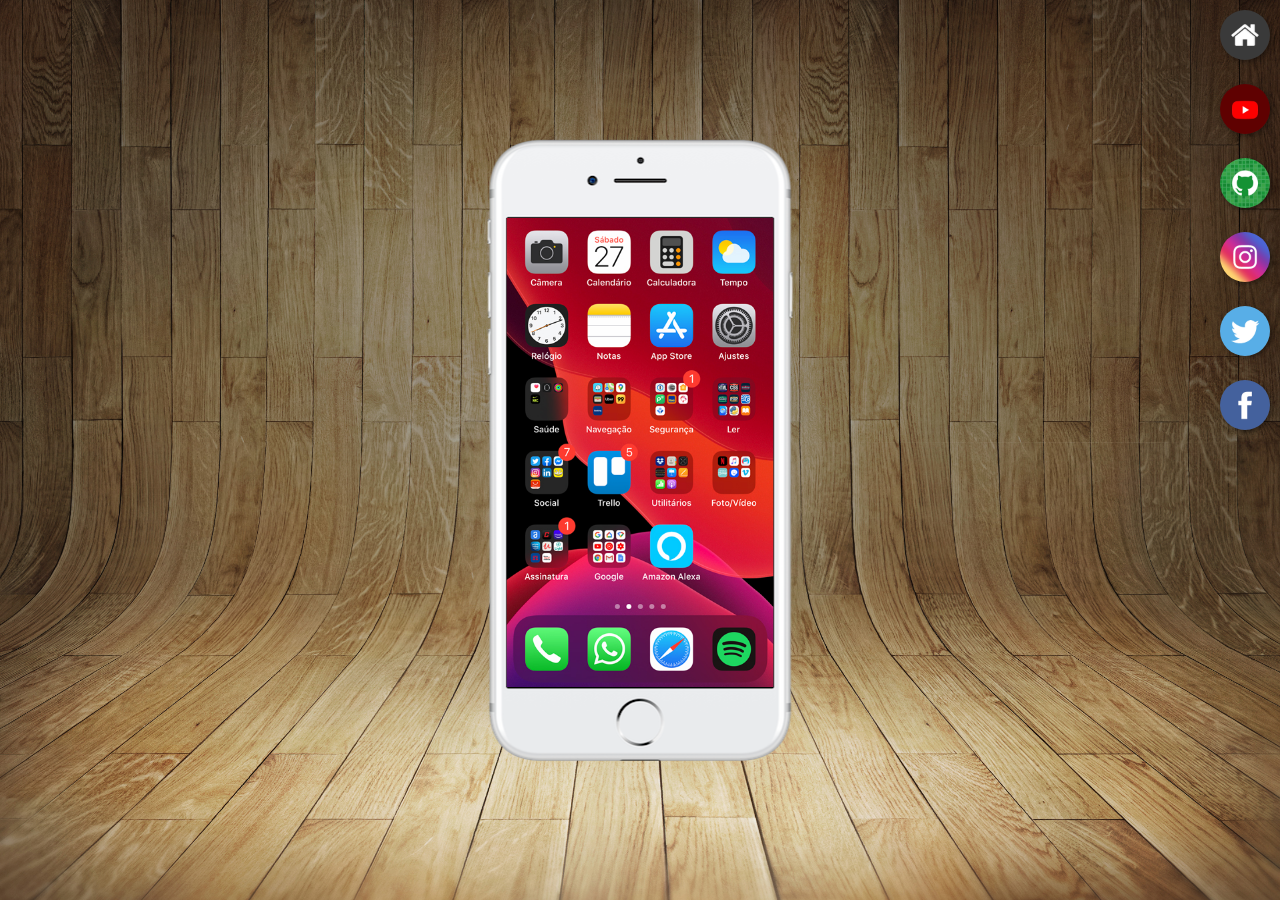
<file: index.html>
<!DOCTYPE html>
<html lang="pt-br">
<head>
    <meta charset="UTF-8">
    <meta http-equiv="X-UA-Compatible" content="IE=edge">
    <meta name="viewport" content="width=device-width, initial-scale=1.0">
    <link rel="shortcut icon" href="favicon.ico" type="image/x-icon">
    <title>Projeto Redes Sociais</title>
    <link href="estilos/style.css" rel="stylesheet" >
</head>
<body>
    <main>
        <section id="telefone">
            <iframe src="home.html" name="tela" id="tela" frameborder="0"></iframe>
           

        </section>
        <section id="redes-sociais">
            <a href="home.html" target="tela"><img src="imagens/logo-home.jpg" alt="Home"></a><br>

            <a href="youtube.html" target="tela"><img src="imagens/logo-youtube.jpg" alt="Youtube"></a><br>

            <a href="github.html" target="tela"><img src="imagens/logo-github.jpg" alt="GitHub"></a><br>

            <a href="instagram.html" target="tela"><img src="imagens/logo-instagram.jpg" alt="Instagram"></a><br>

            <a href="twitter.html" target="tela"><img src="imagens/logo-twitter.jpg" alt="Twitter"></a><br>

            <a href="facebook.html" target="tela"><img src="imagens/logo-facebook.jpg" alt="Facebook"></a>
        </section>
    </main>
</body>
</file>
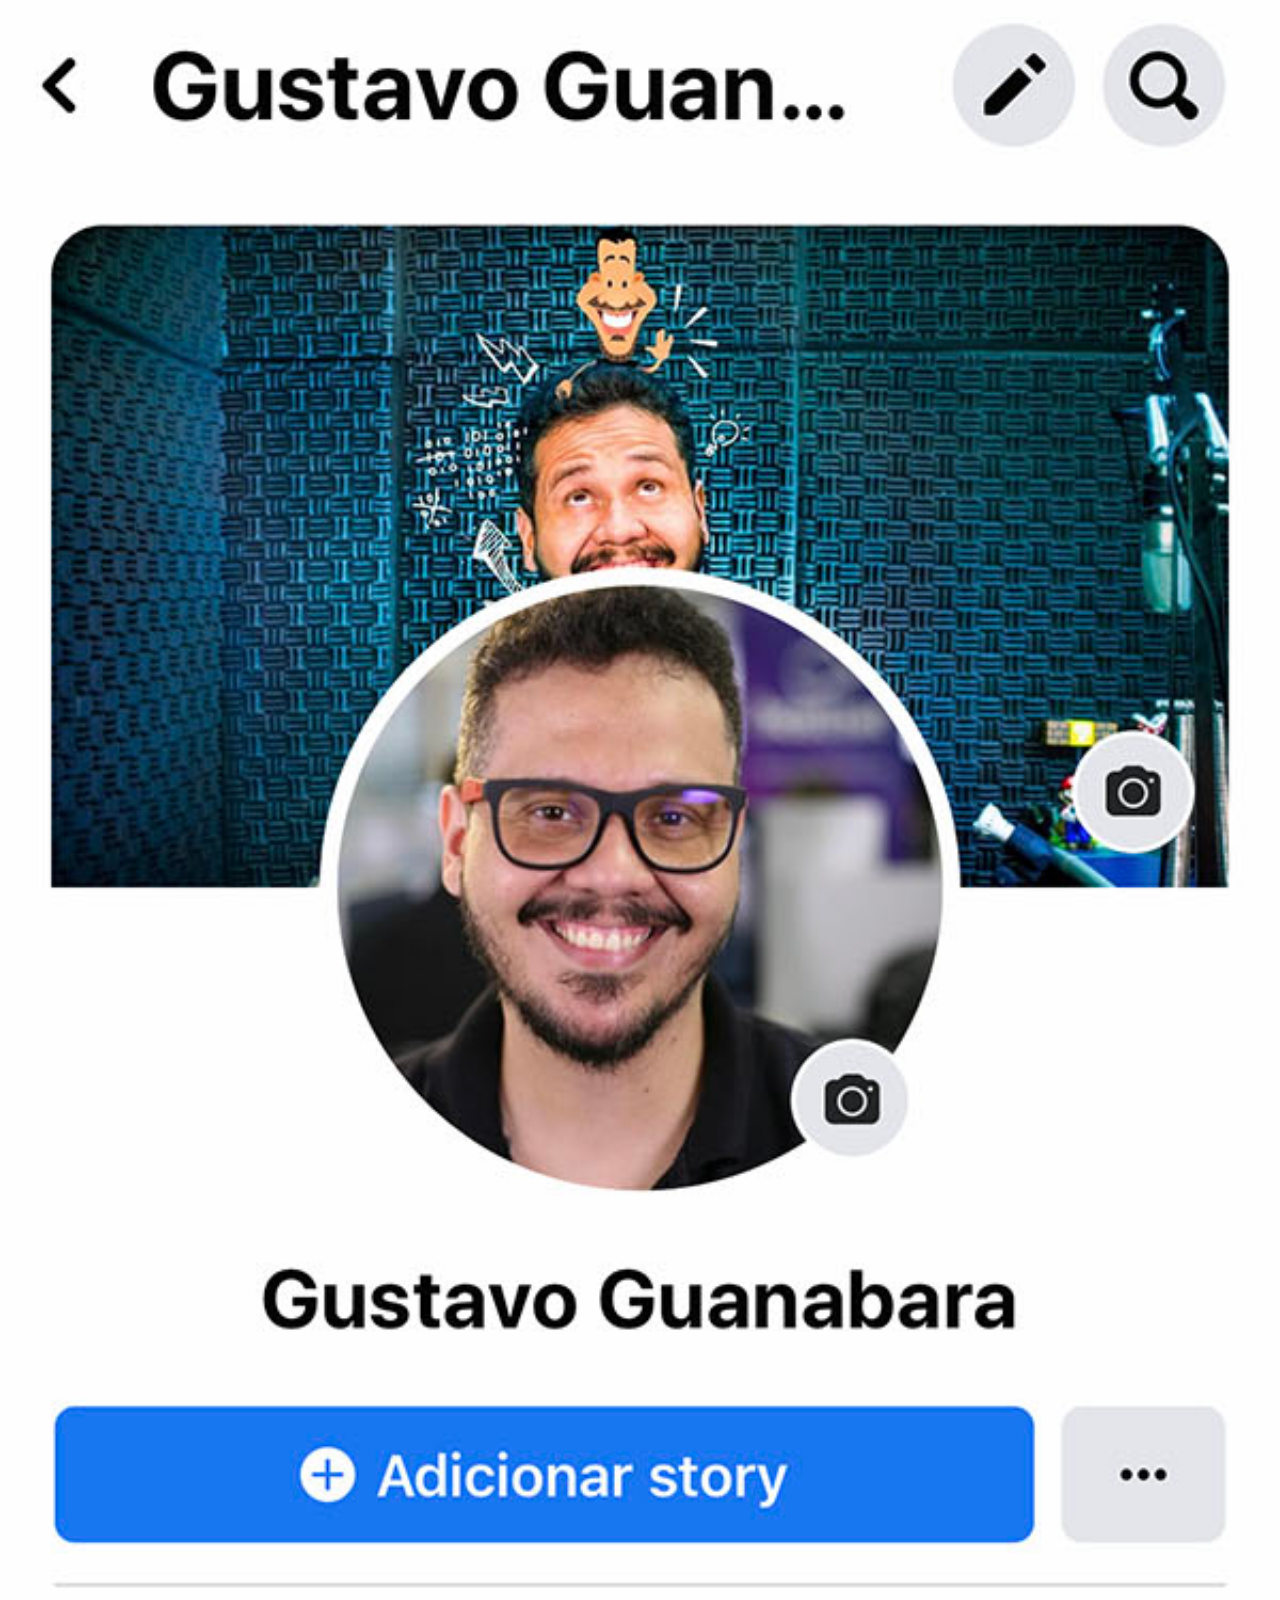
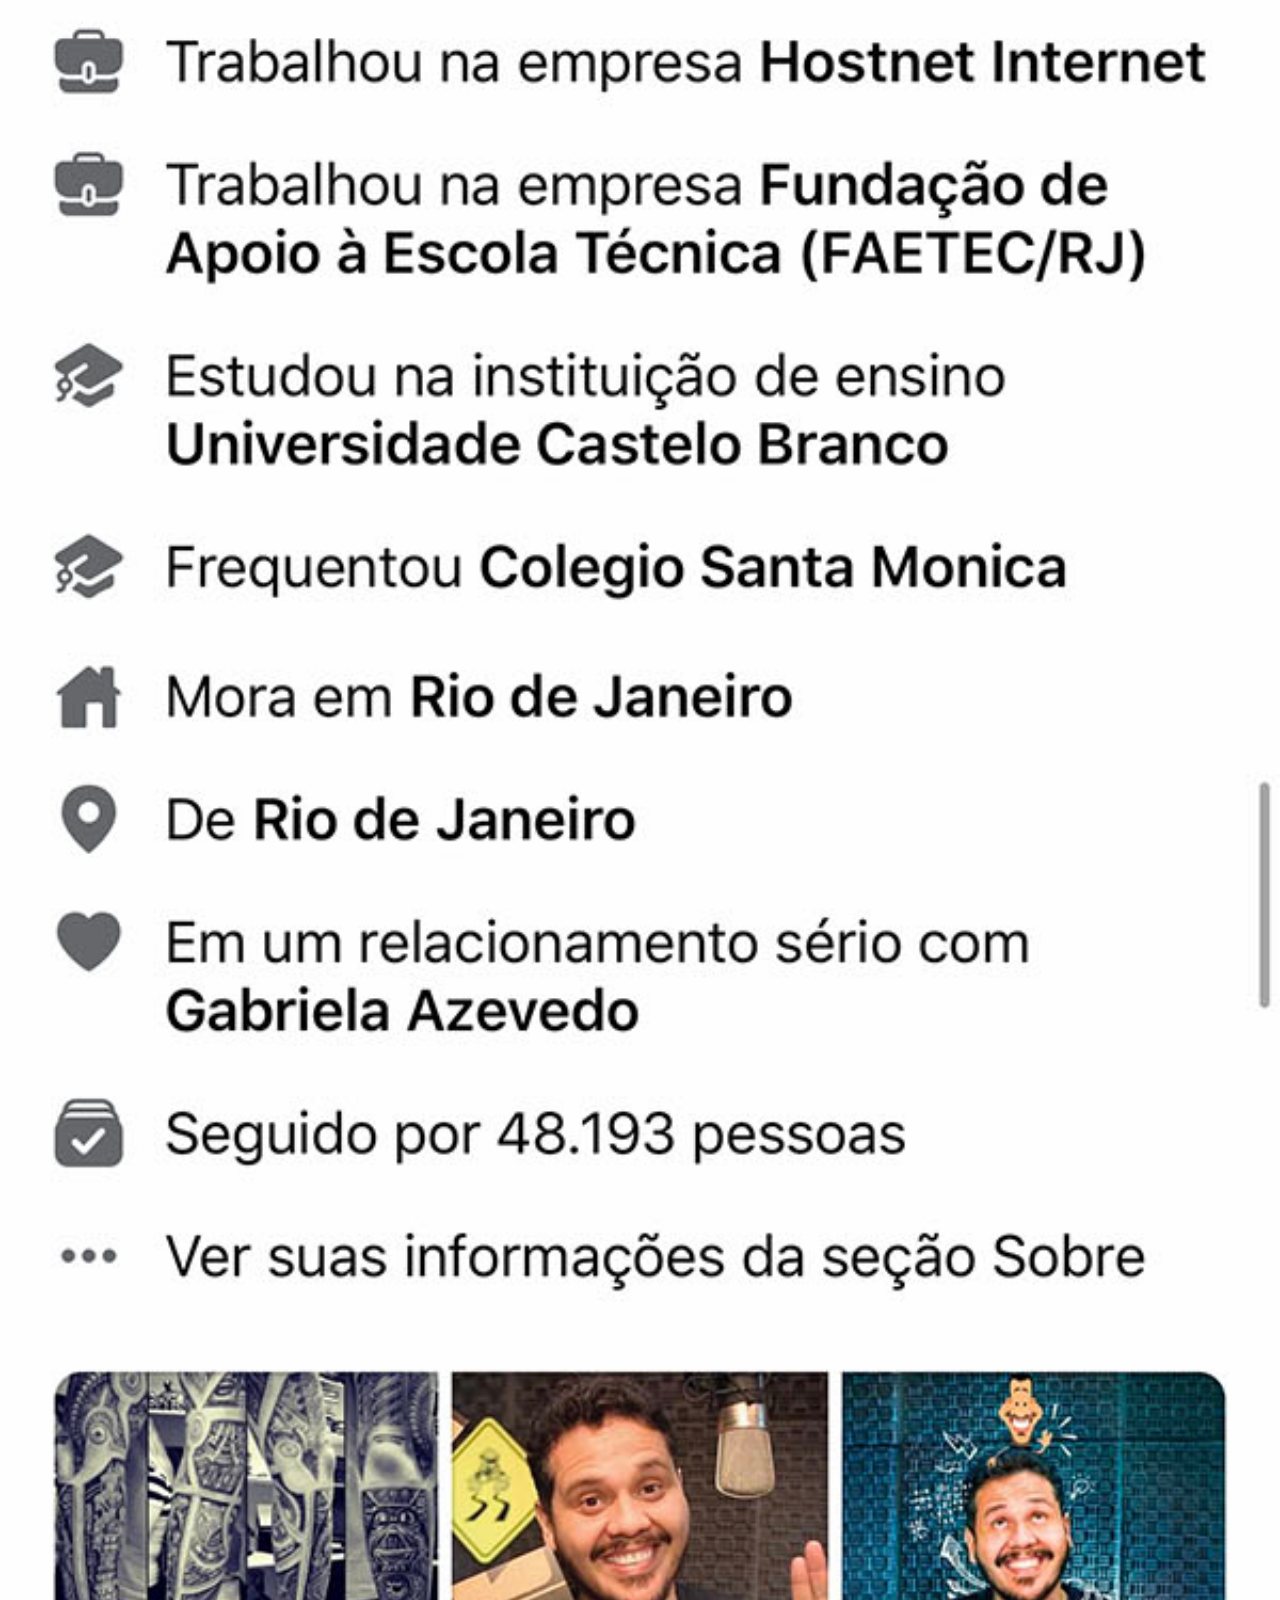
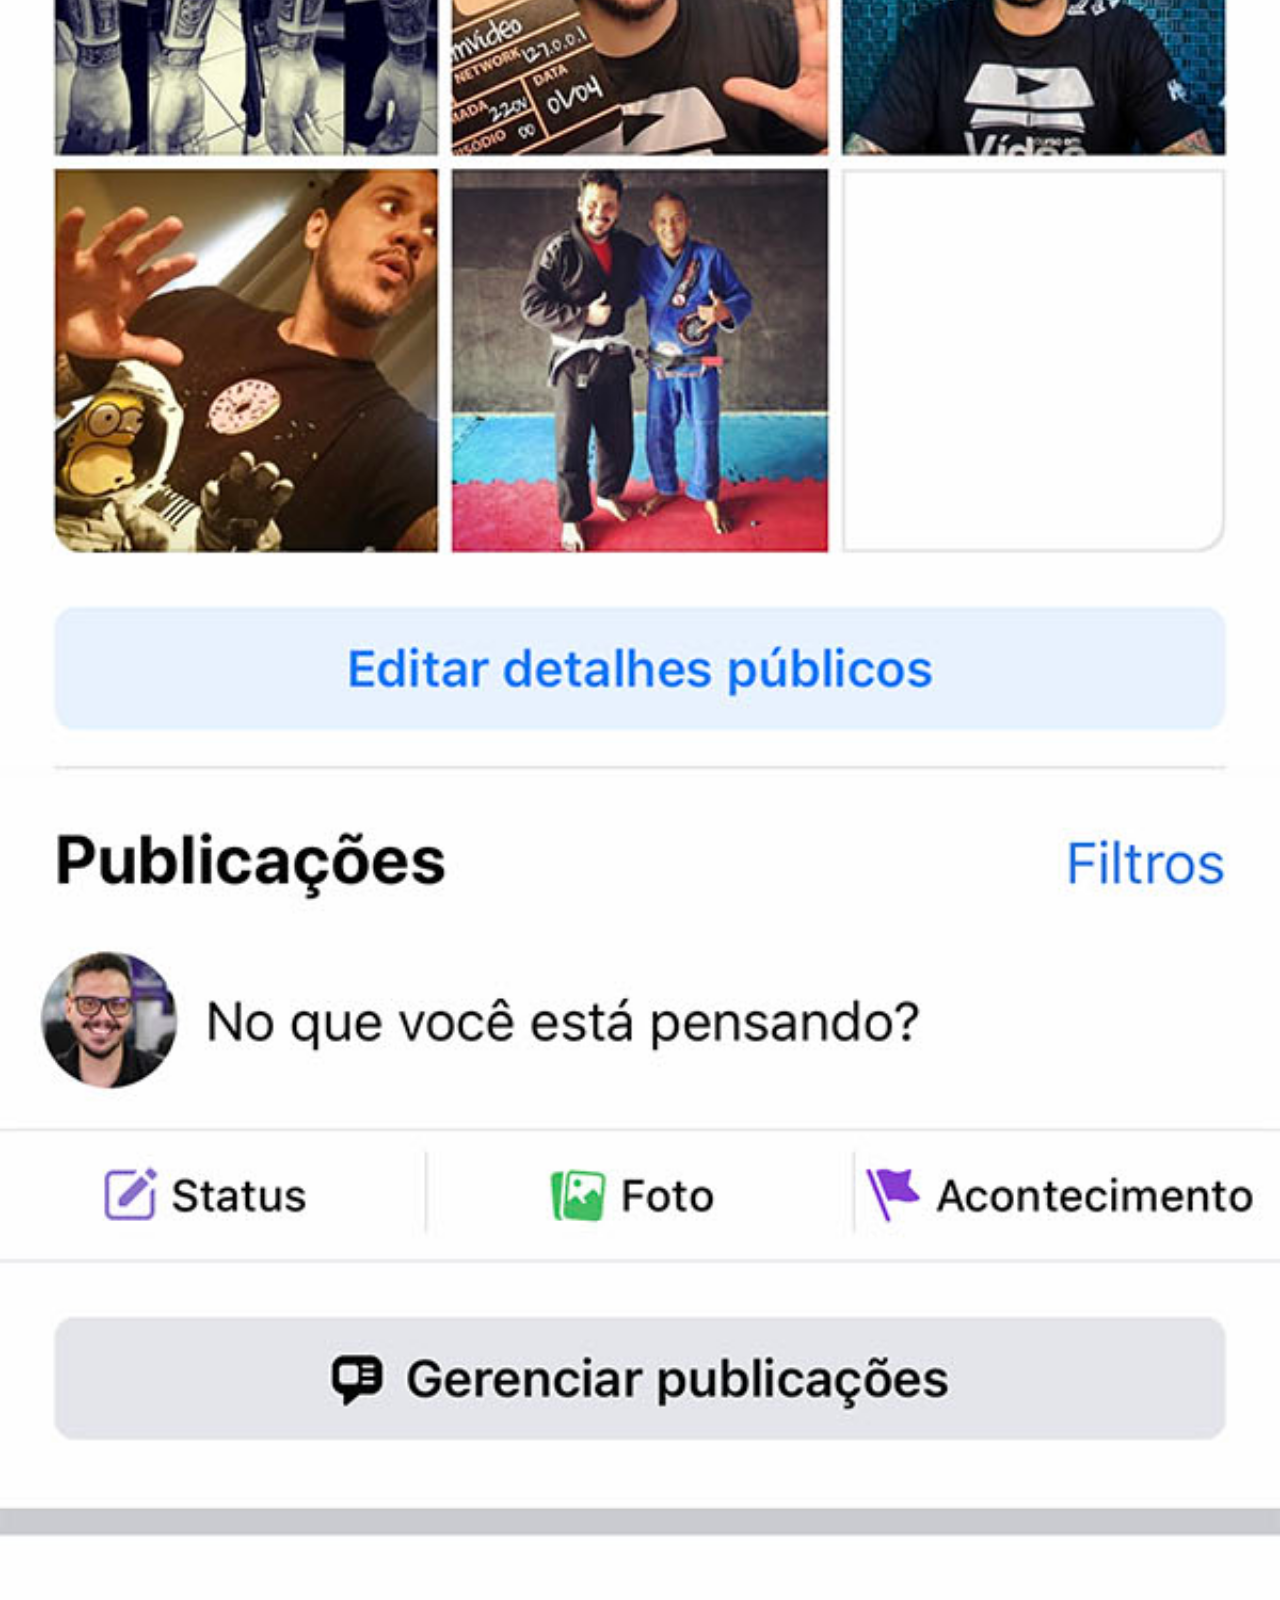
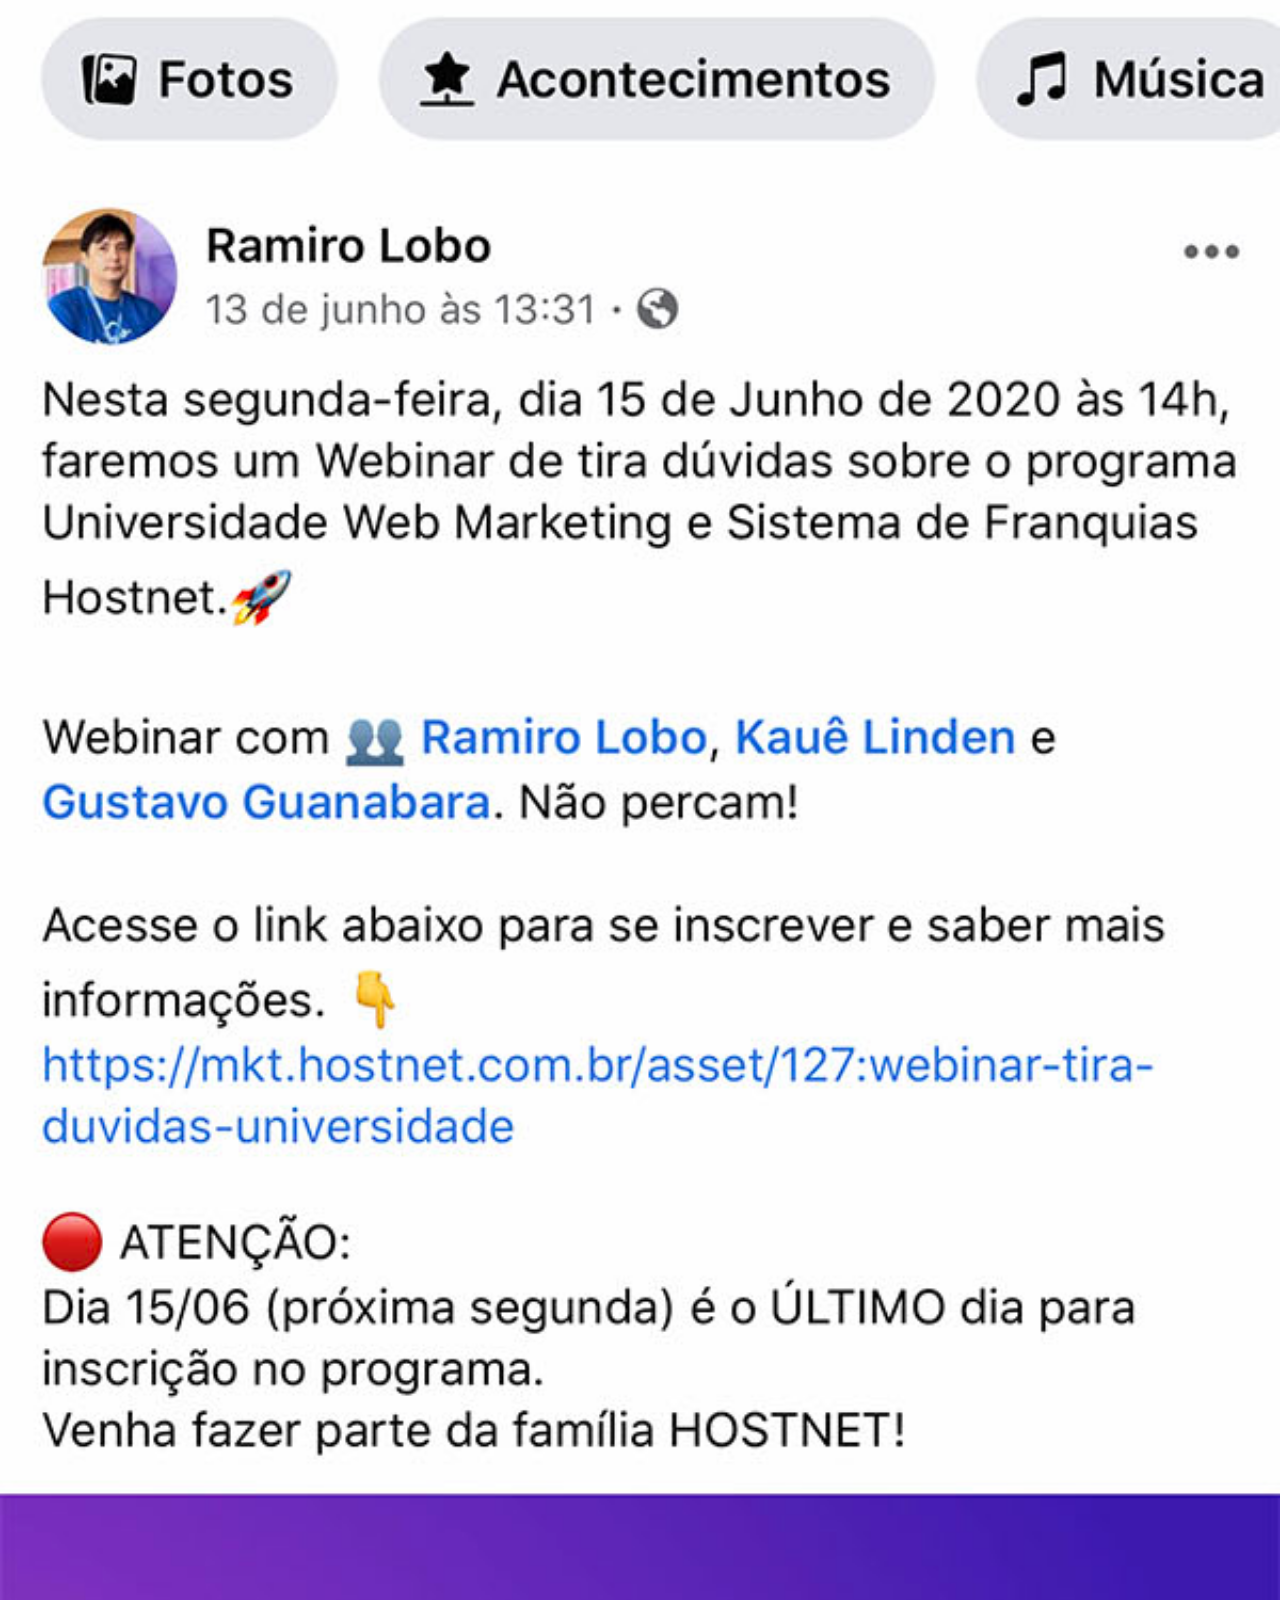
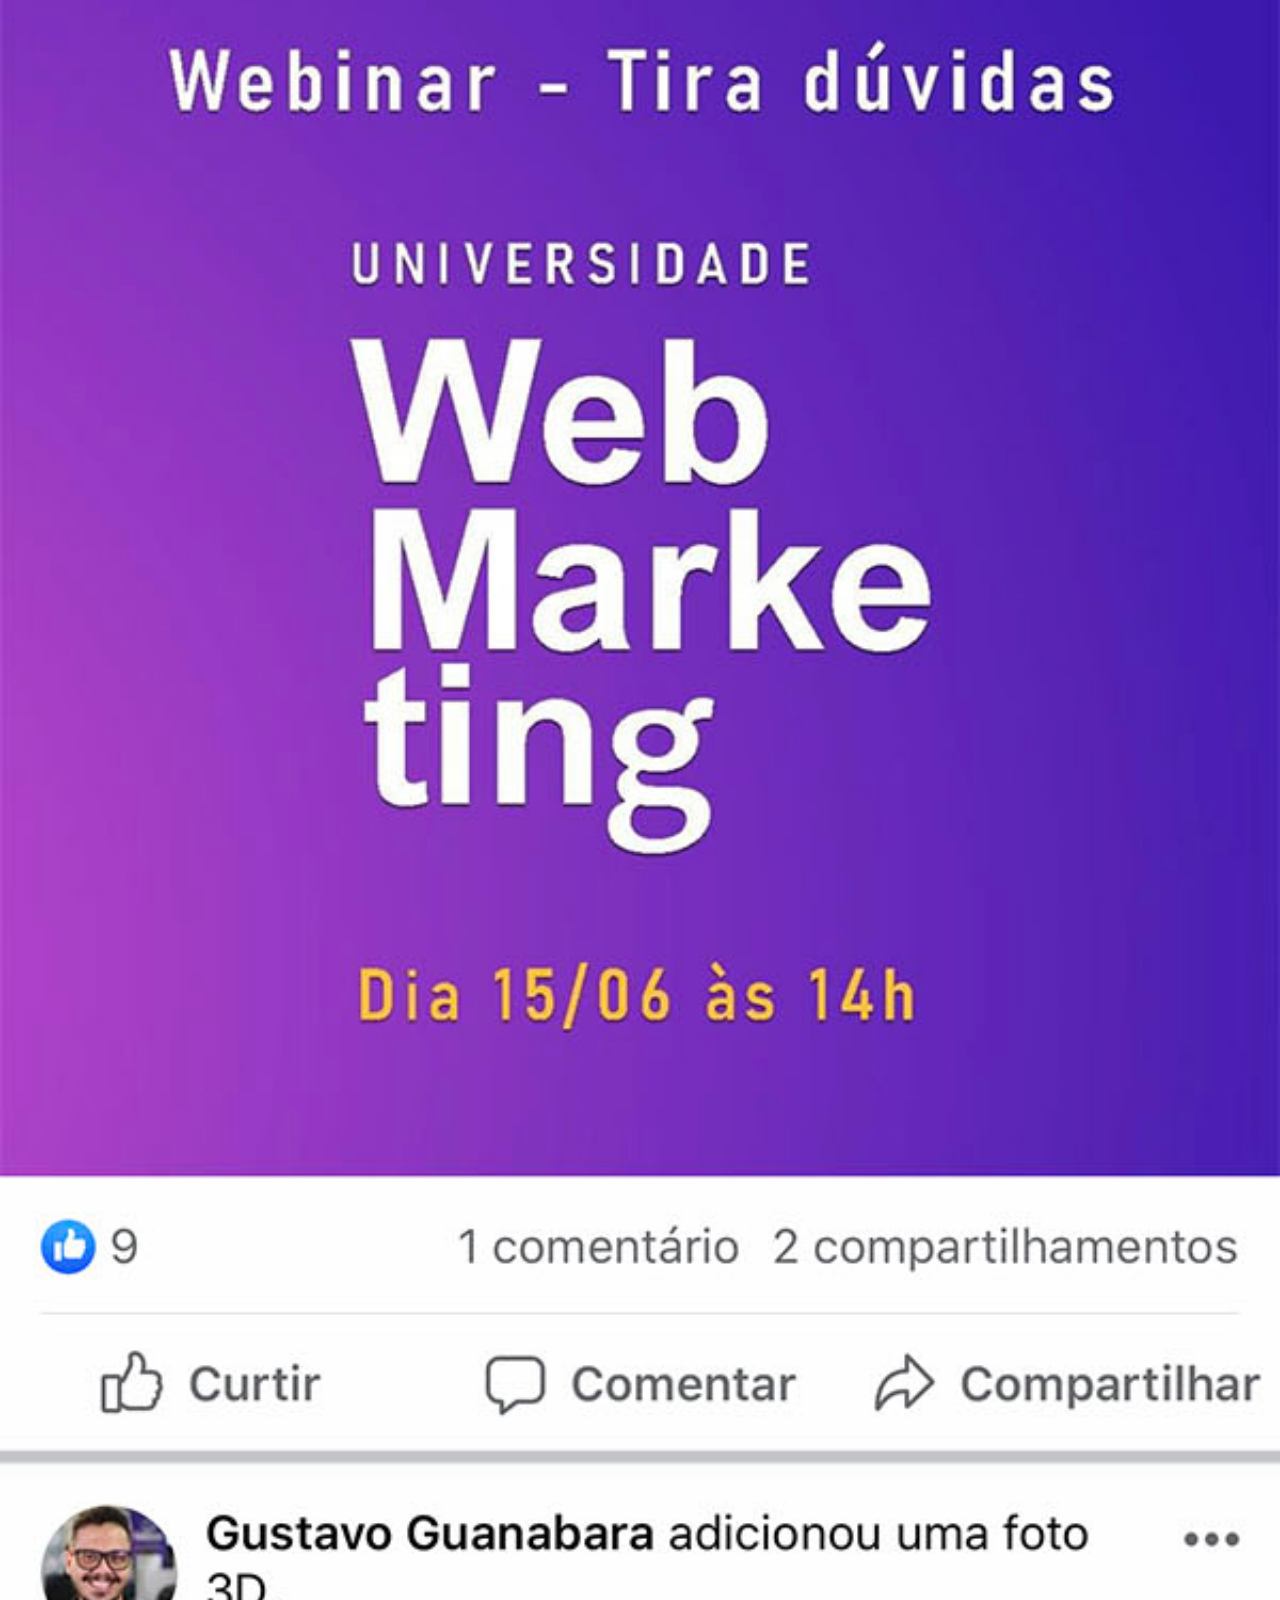
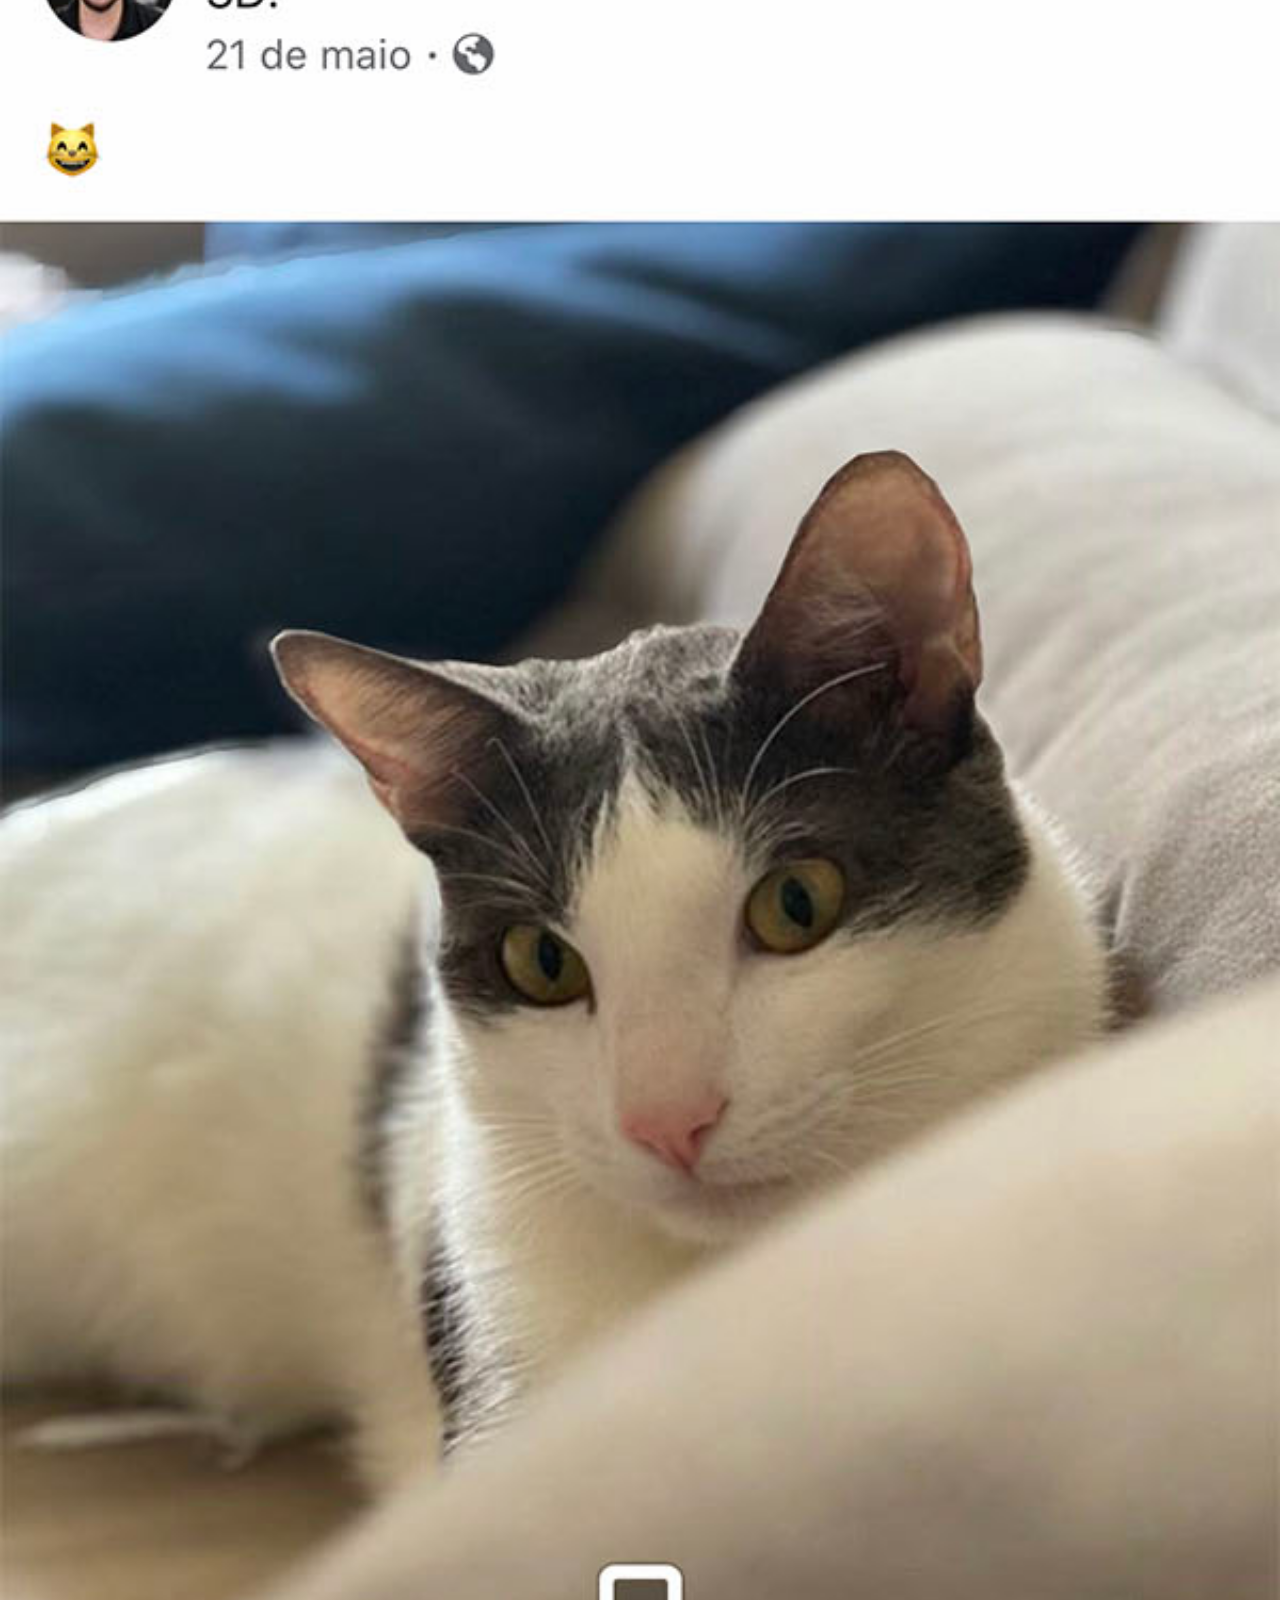
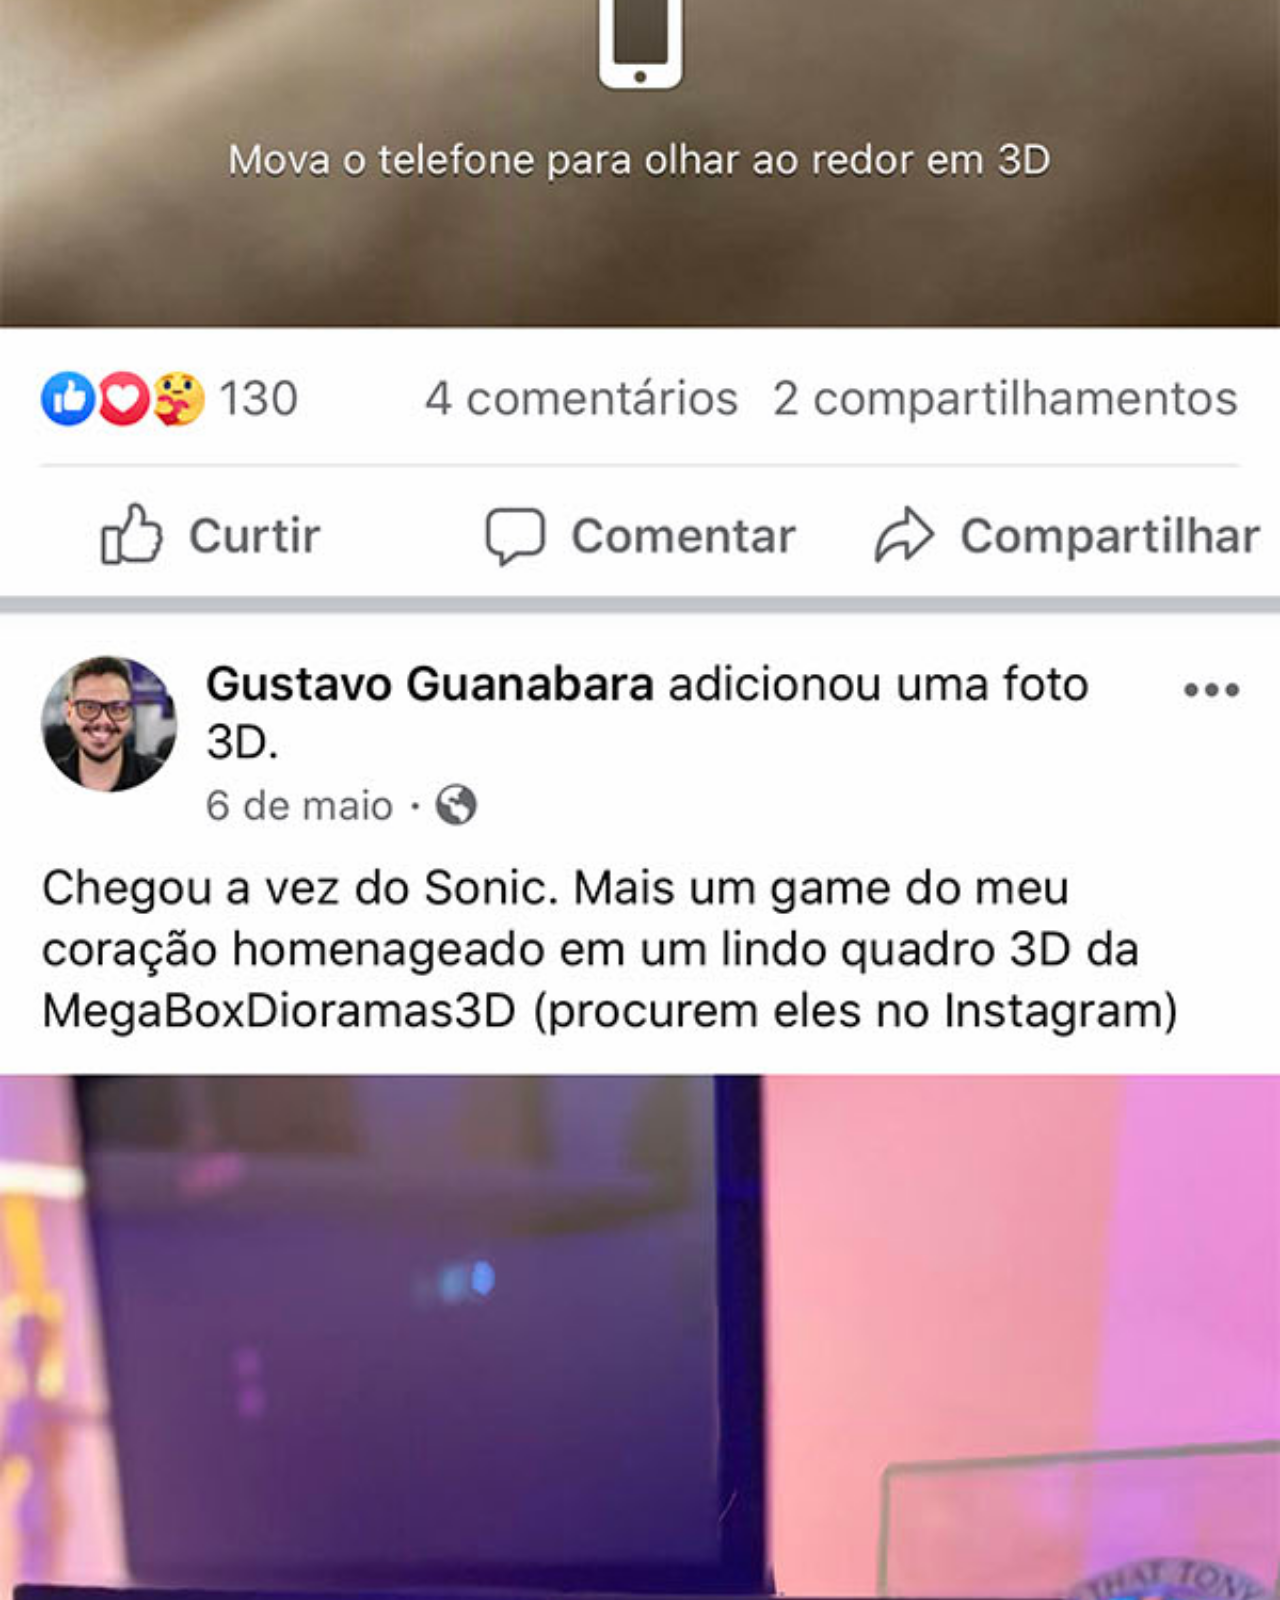
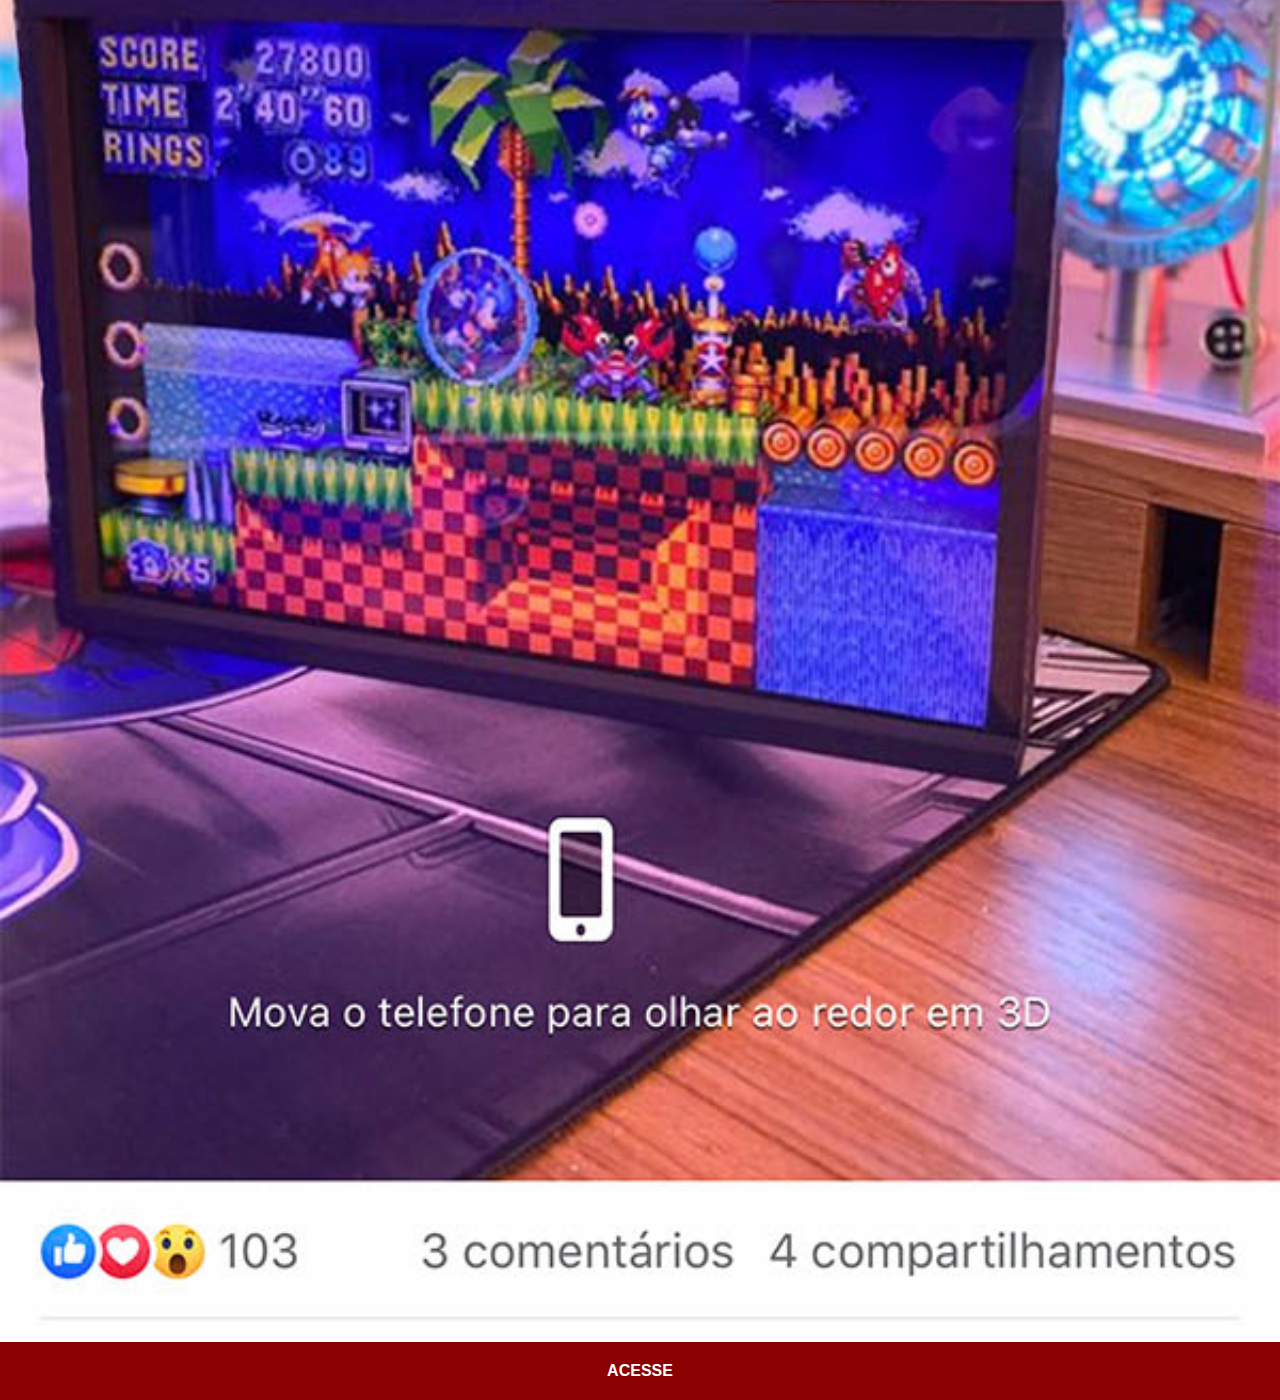
<file: facebook.html>
<!DOCTYPE html>
<html lang="pt-br">
<head>
    <meta charset="UTF-8">
    <meta http-equiv="X-UA-Compatible" content="IE=edge">
    <meta name="viewport" content="width=device-width, initial-scale=1.0">
    <title>Facebook</title>
    <link rel="stylesheet" href="estilos/social.css">
</head>
<body>
    <img src="imagens/tela-facebook.jpg" alt="Facebook">
    <a href="https://pt-br.facebook.com" target="_blank">ACESSE</a>
    
</body>
</html>
</file>
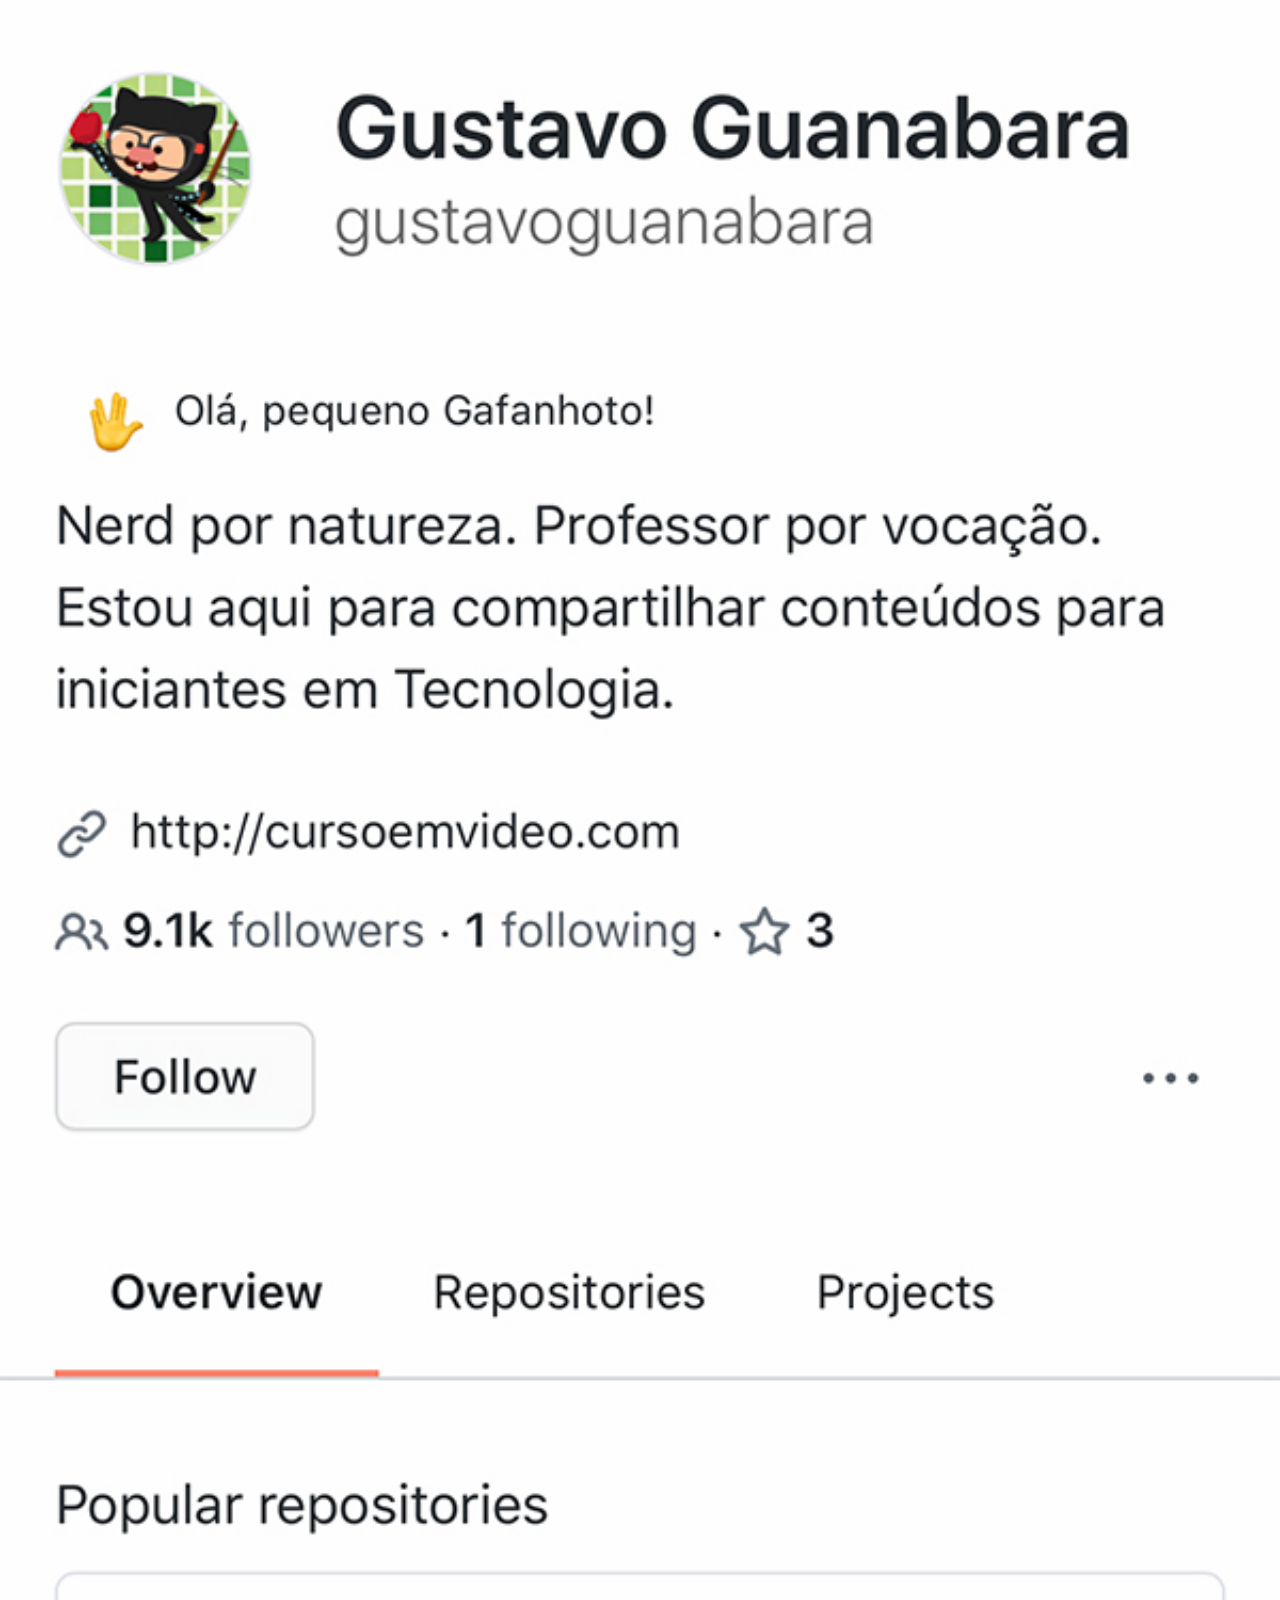
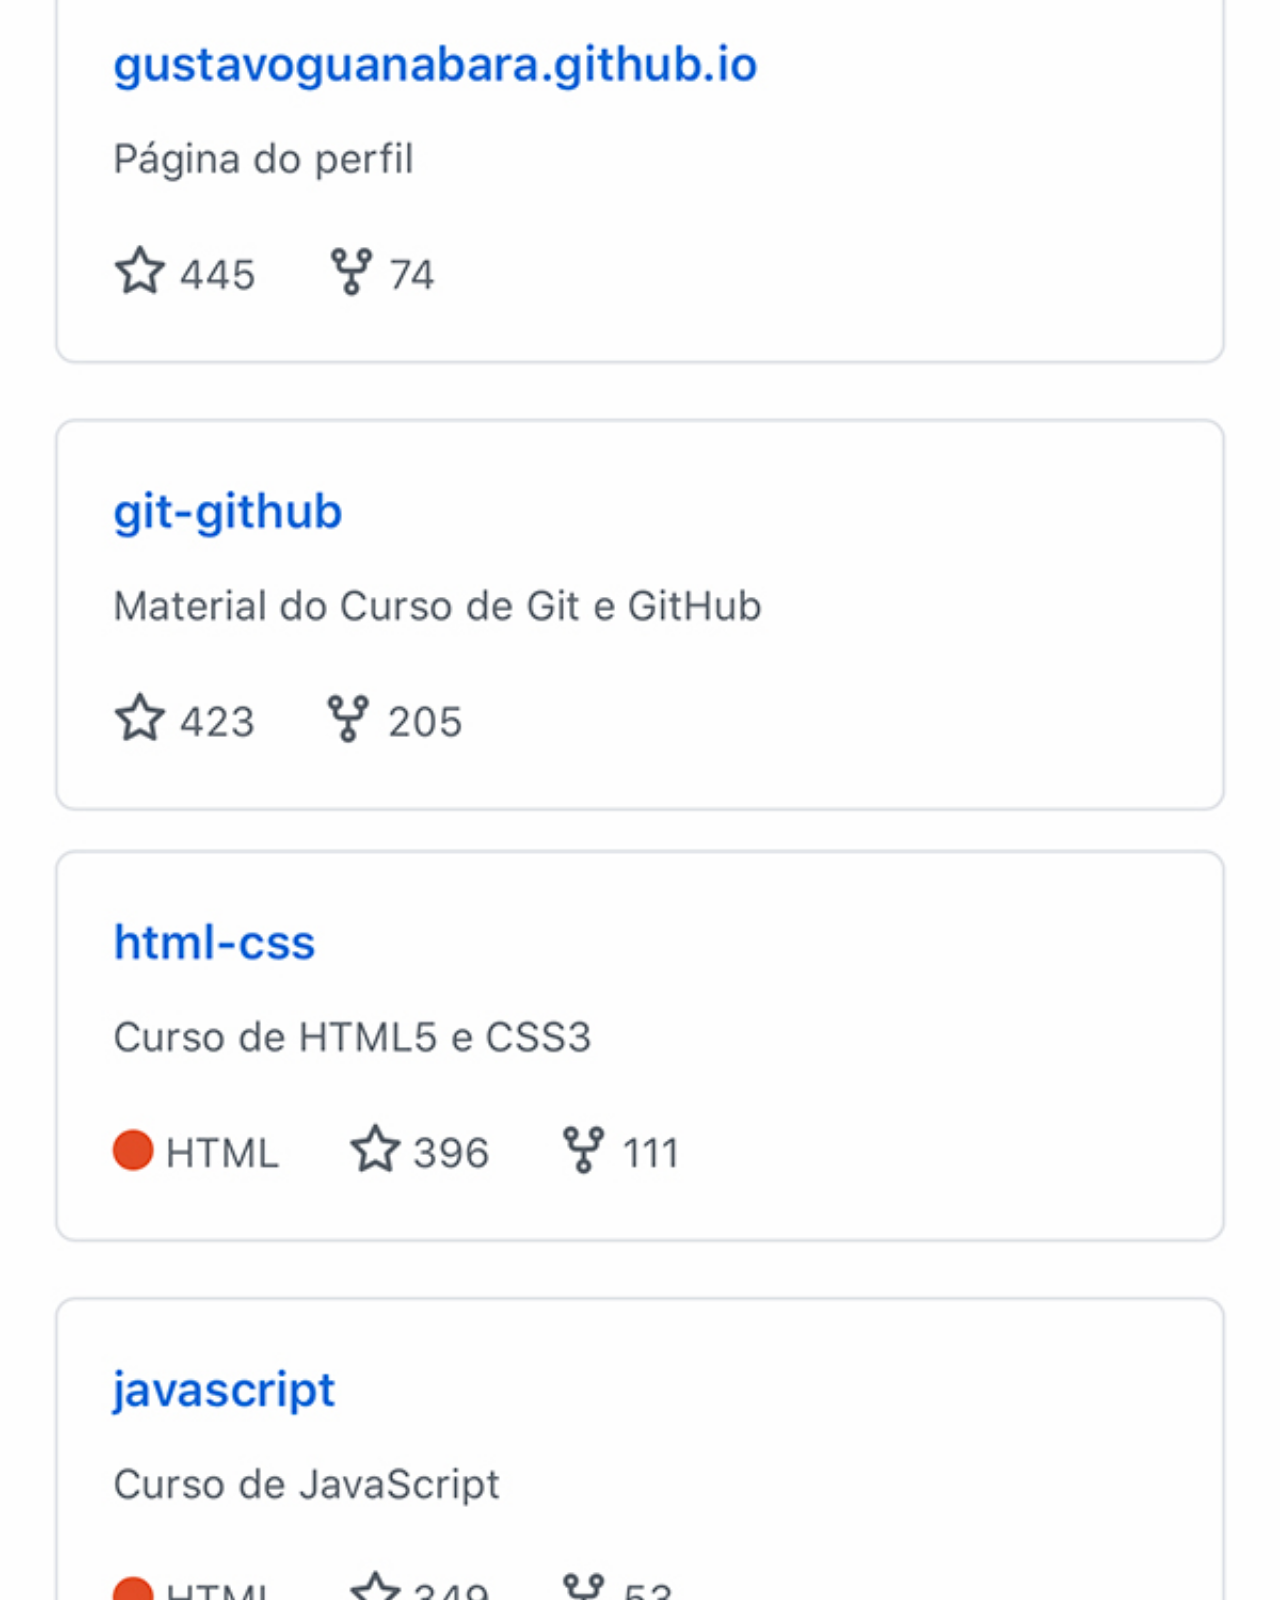
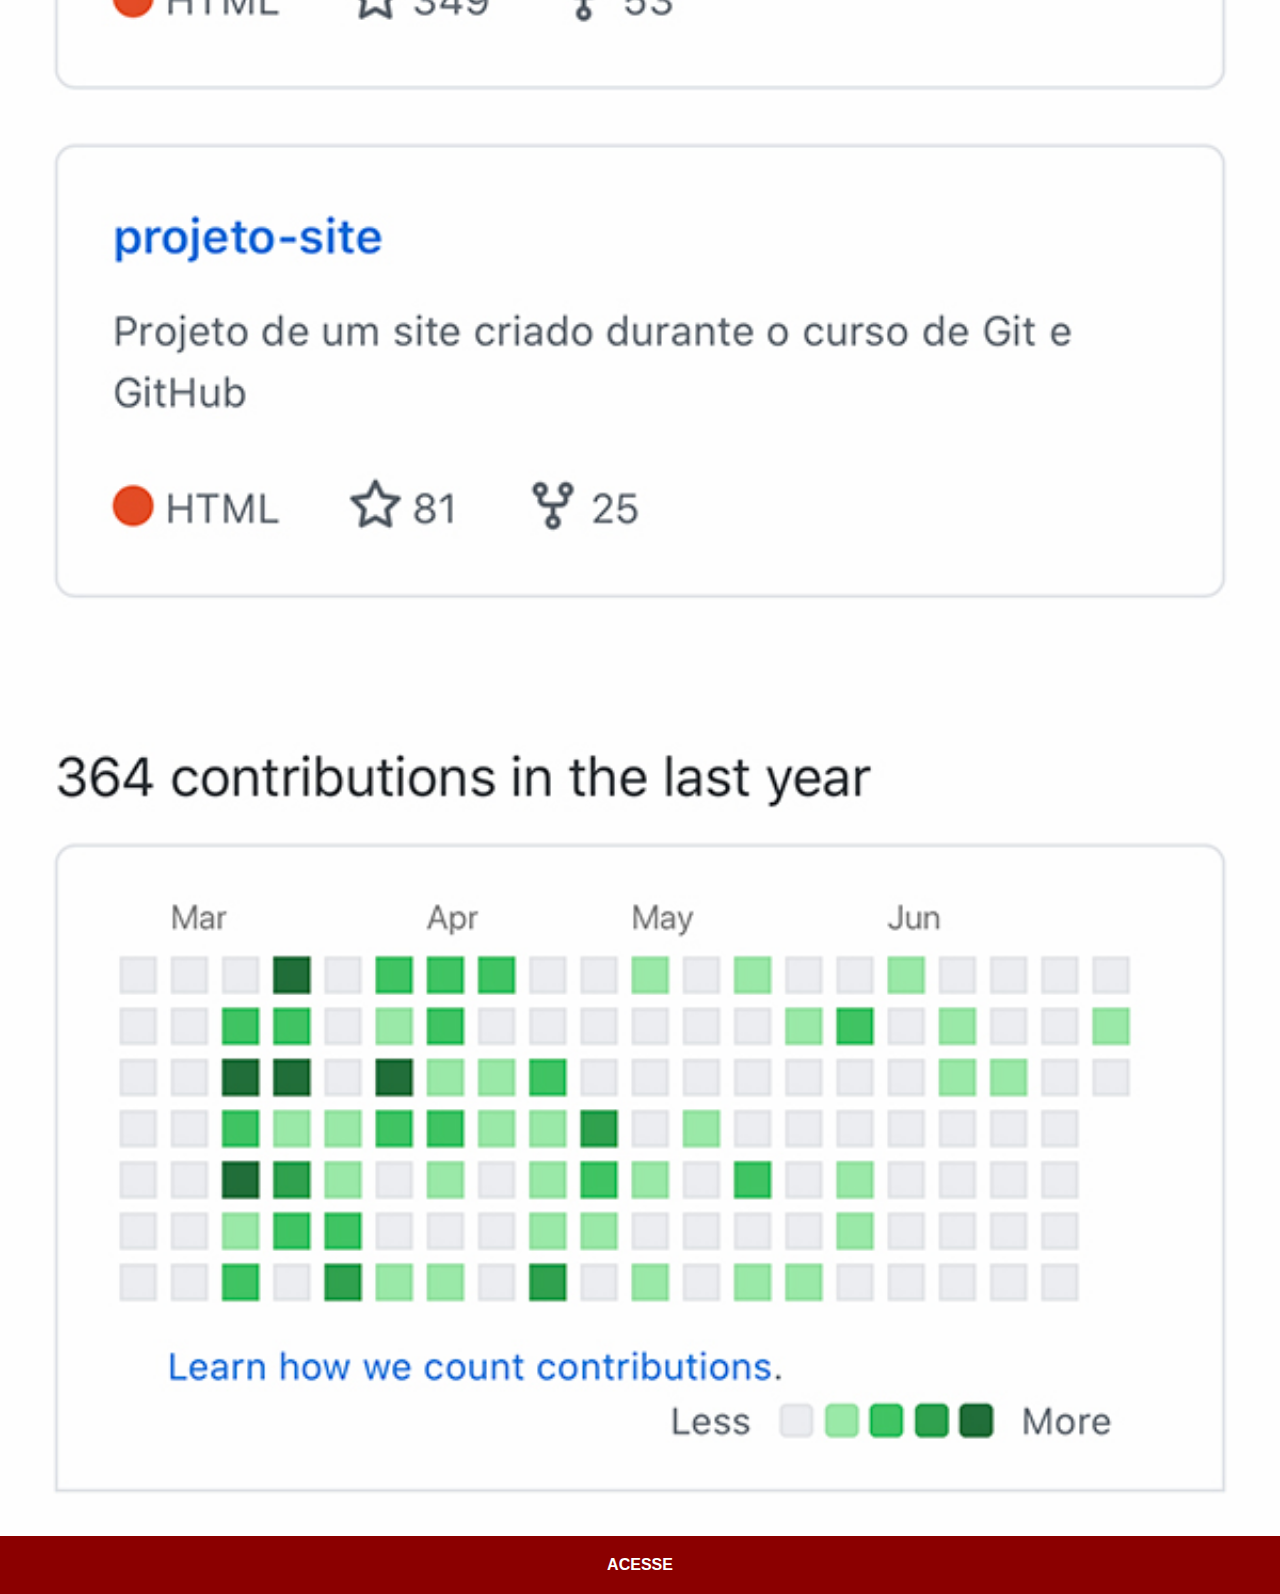
<file: github.html>
<!DOCTYPE html>
<html lang="pt-br">
<head>
    <meta charset="UTF-8">
    <meta http-equiv="X-UA-Compatible" content="IE=edge">
    <meta name="viewport" content="width=device-width, initial-scale=1.0">
    <title>GitHub</title>
    <link rel="stylesheet" href="estilos/social.css">
</head>
<body>
    <img src="imagens/tela-github.jpg" alt="GitHub">
    <a href="https://github.com/Sandrodepaula" target="_blank">ACESSE</a>
    
</body>
</html>
</file>
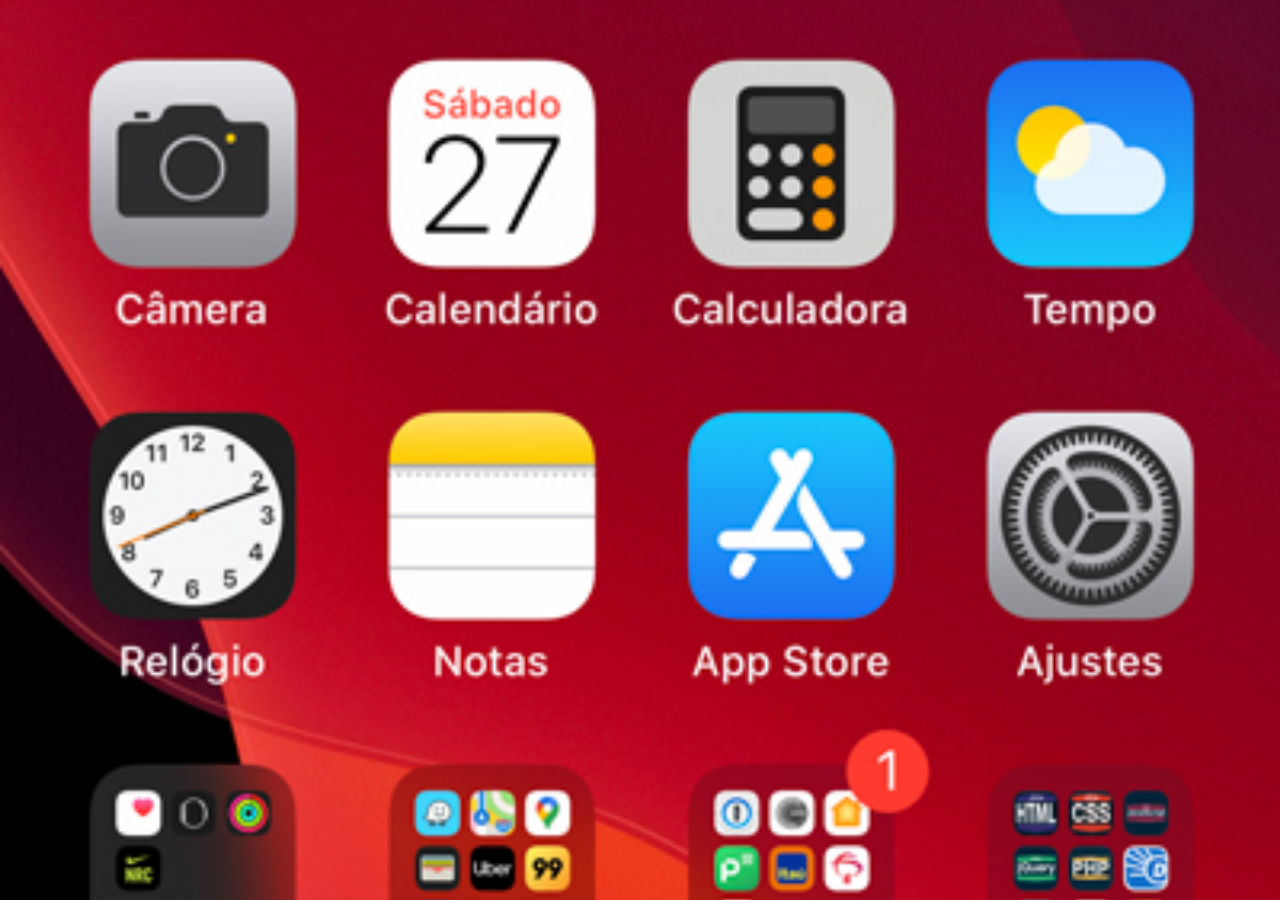
<file: home.html>
<!DOCTYPE html>
<html lang="pt-br">
<head>
    <meta charset="UTF-8">
    <meta http-equiv="X-UA-Compatible" content="IE=edge">
    <meta name="viewport" content="width=device-width, initial-scale=1.0">
    <title>Home</title>
    <style>
        *{
            margin: 0px;
            padding: 0px;
        }
        body{
            width: 100vw;
            height: 100vh;
            background: black url(imagens/tela-home.jpg) no-repeat top center;
            background-size: cover;
        }
    </style>
</head>
<body>
    
</body>
</html>
</file>
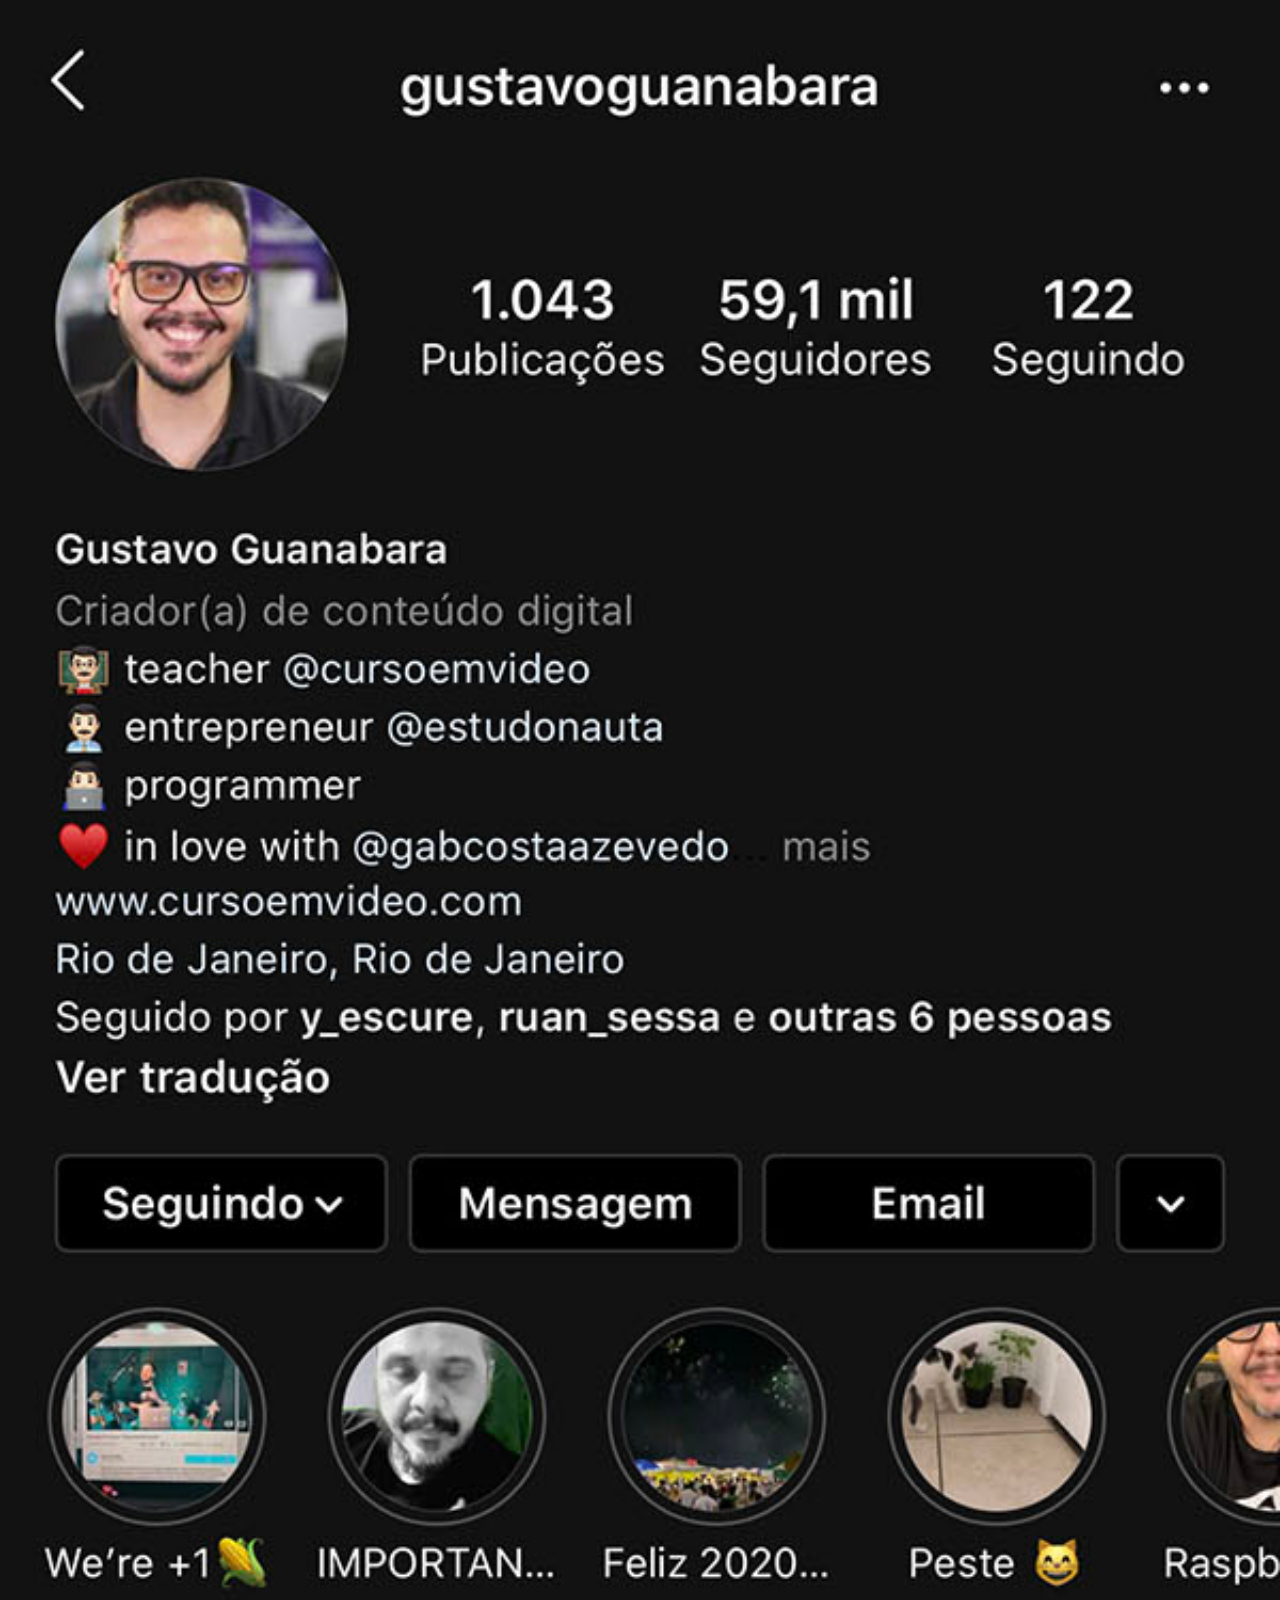
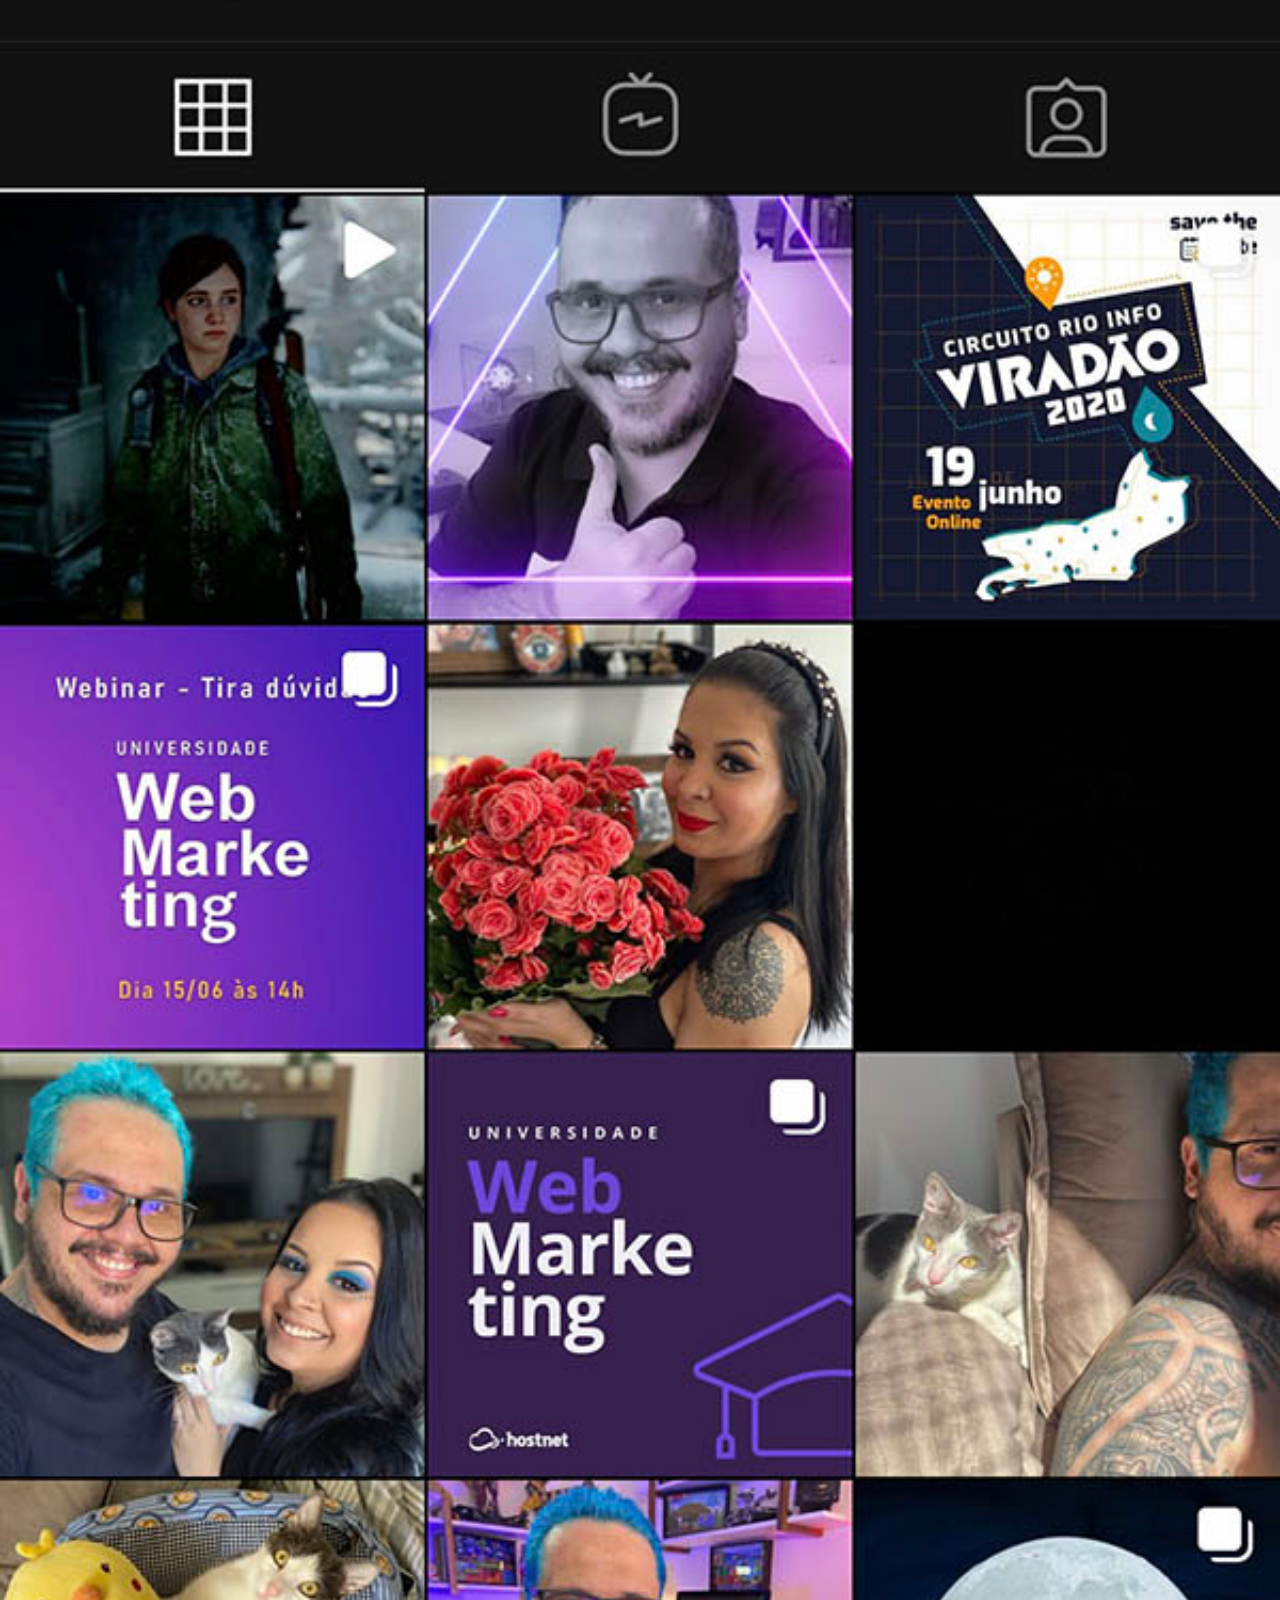
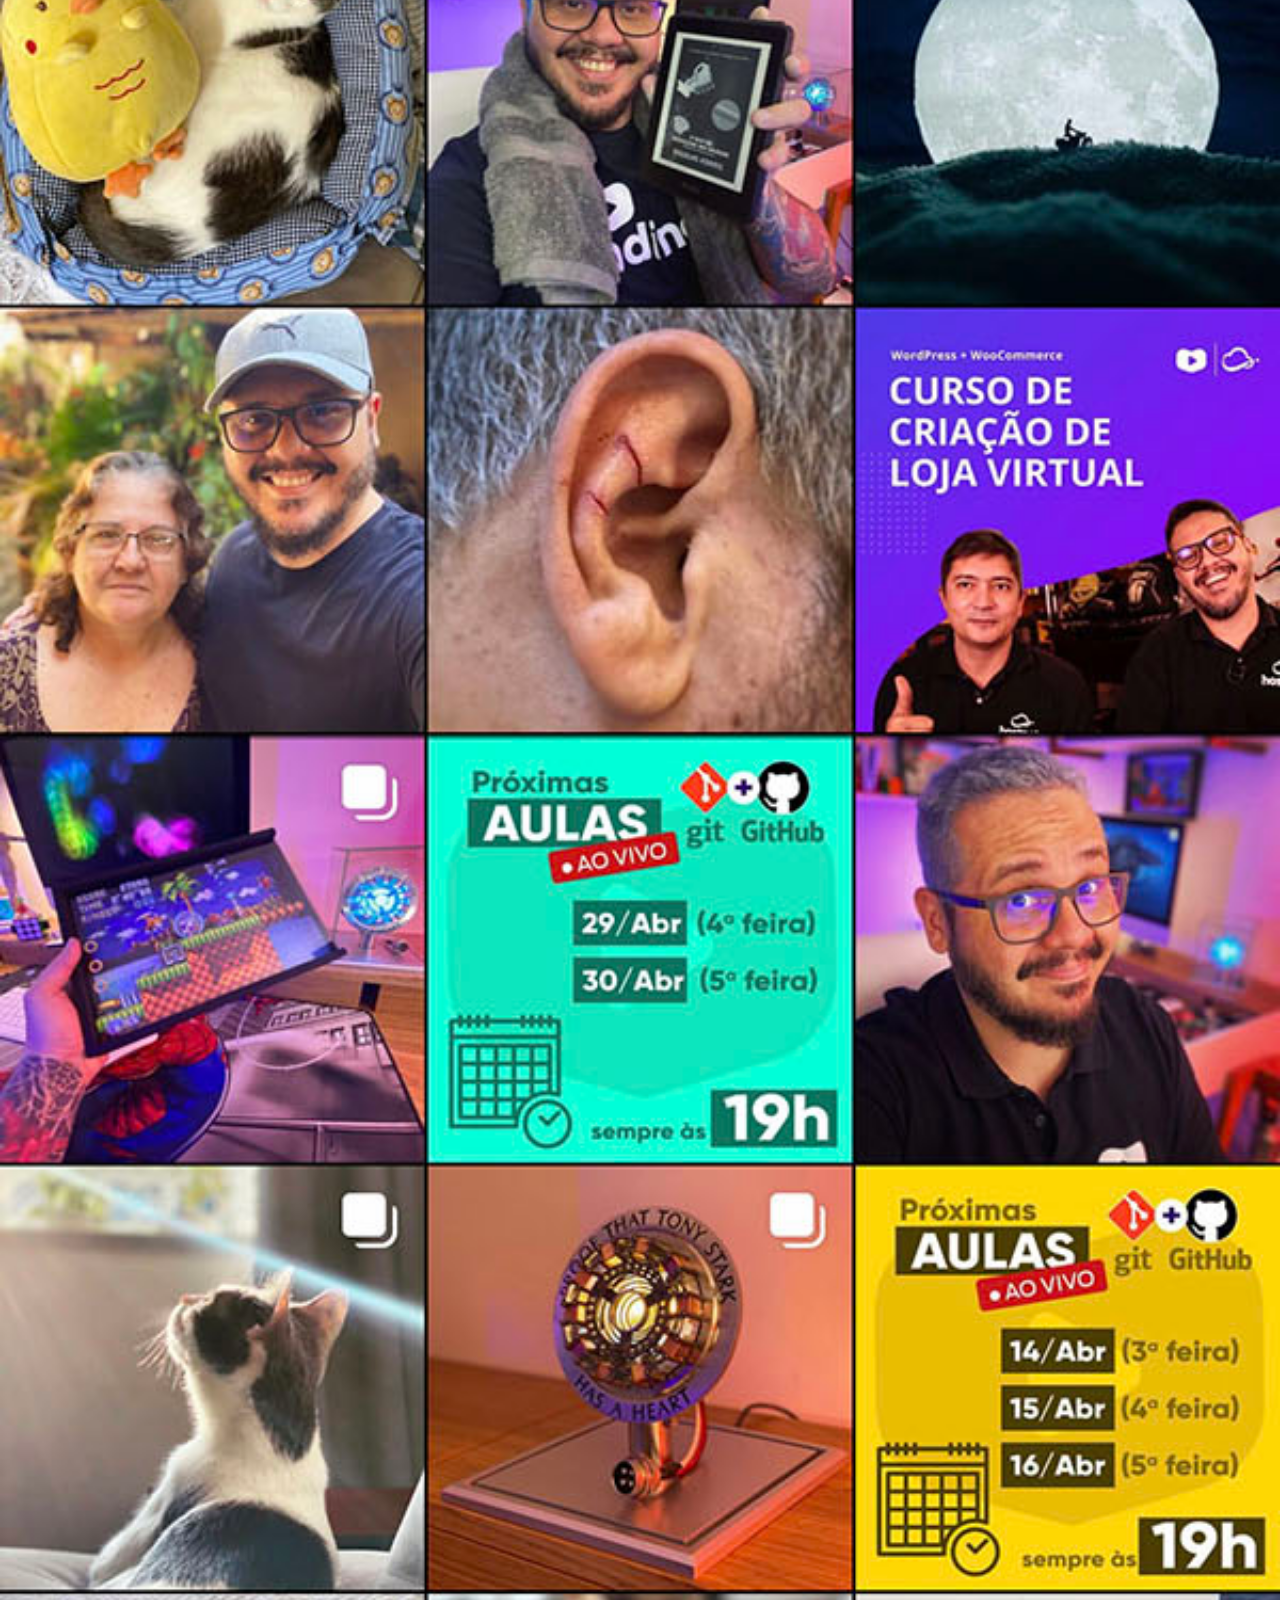
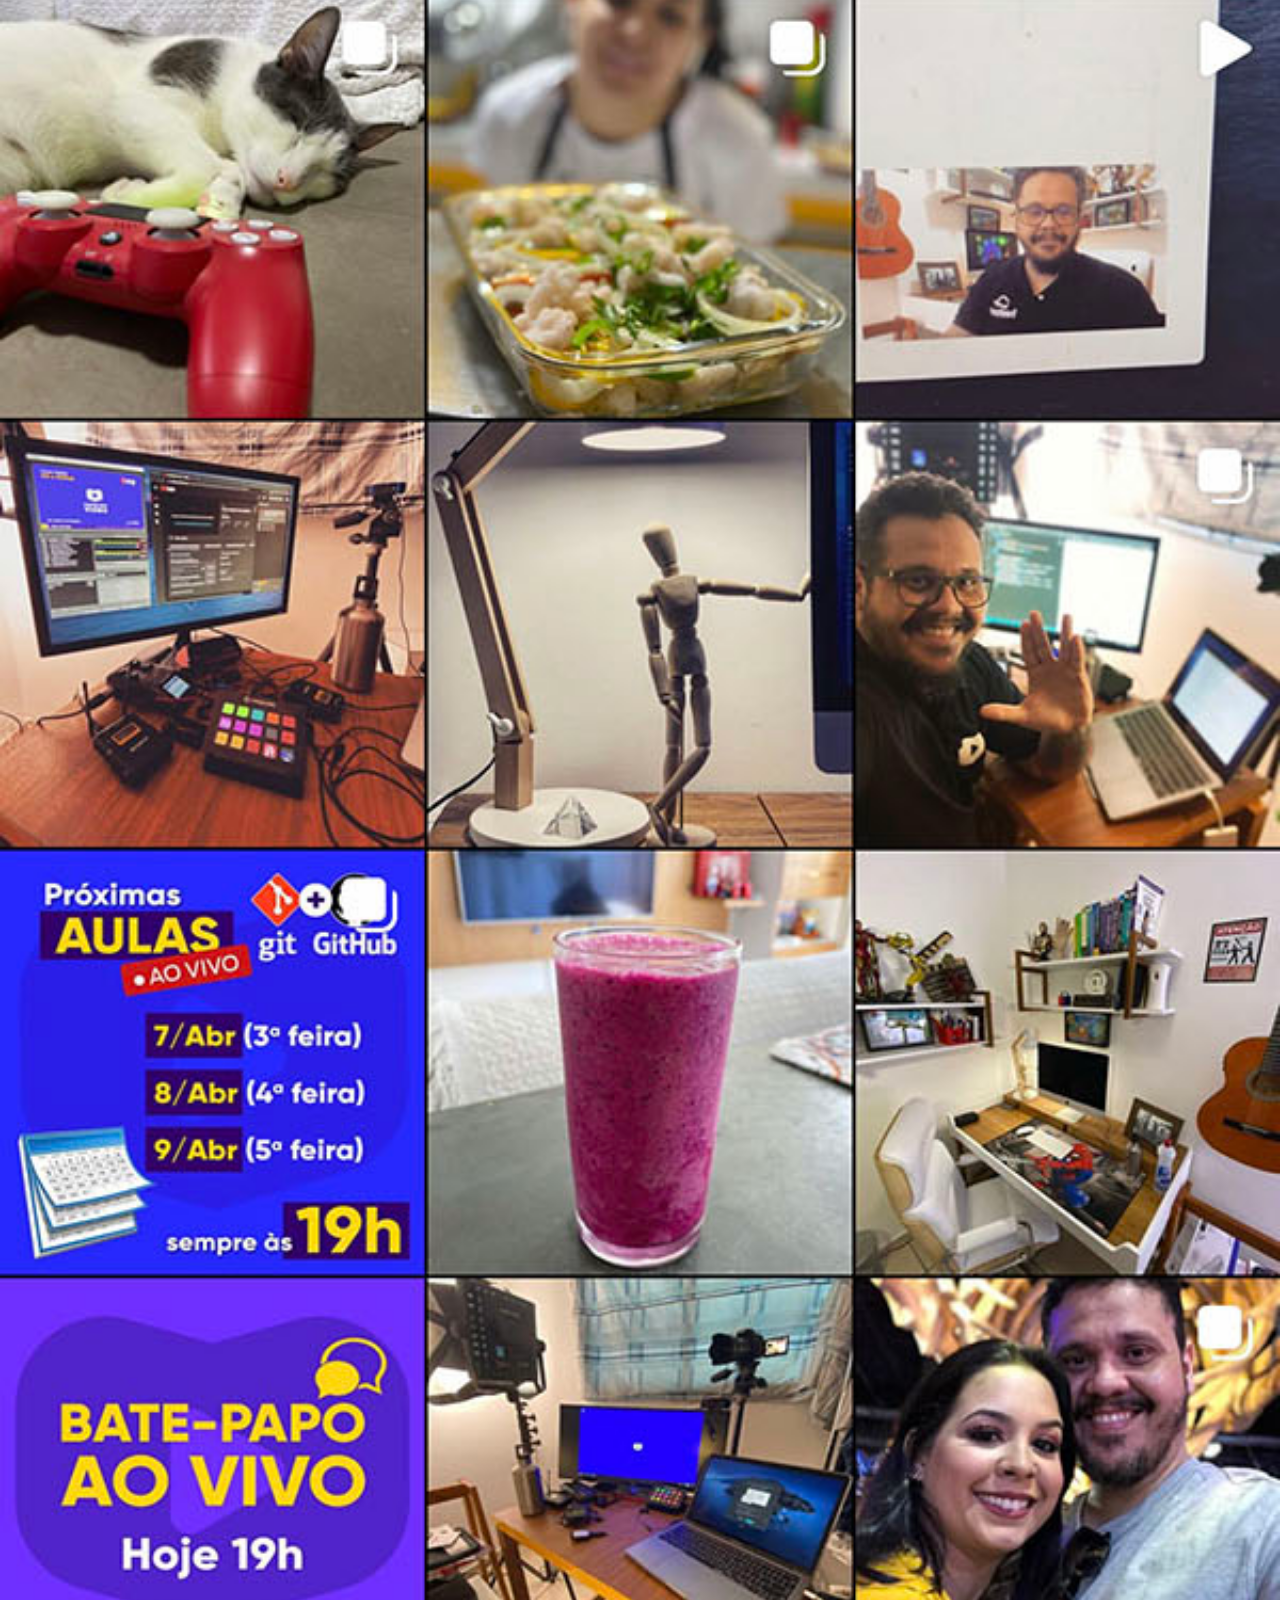
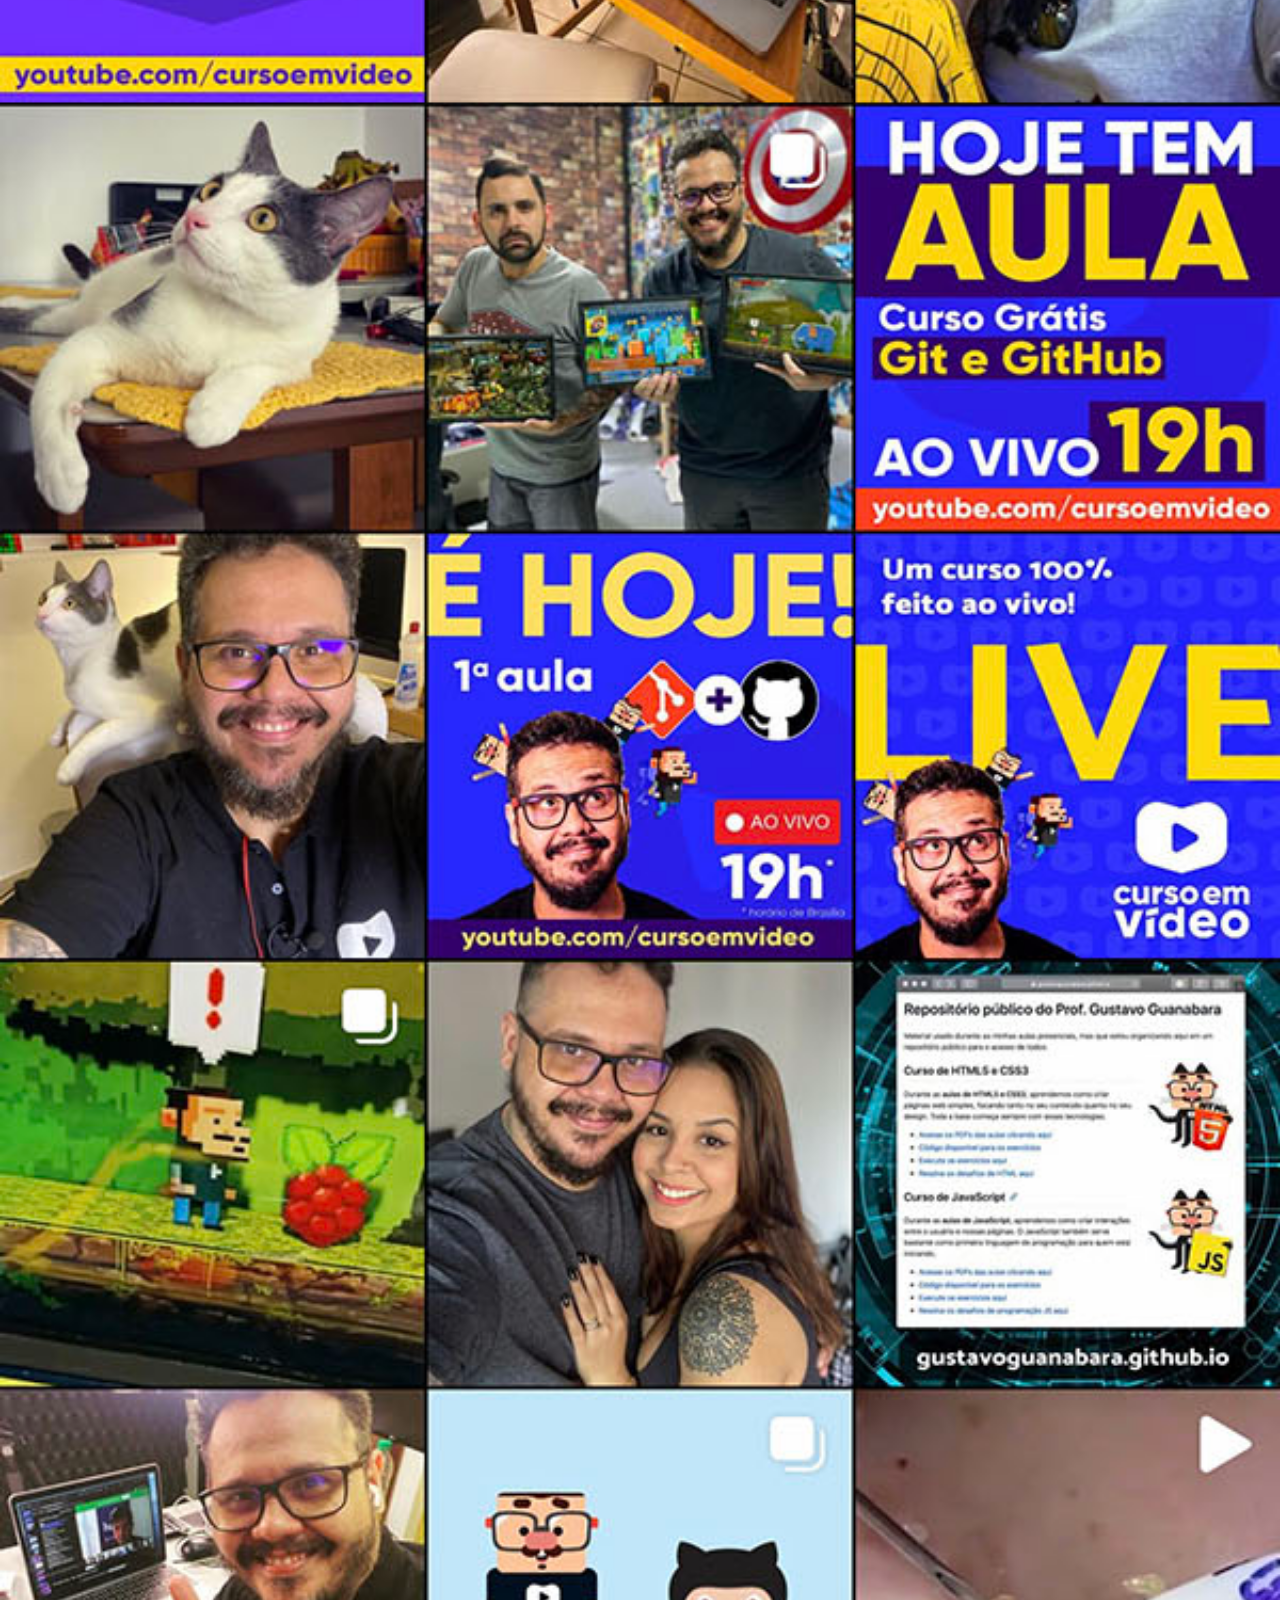
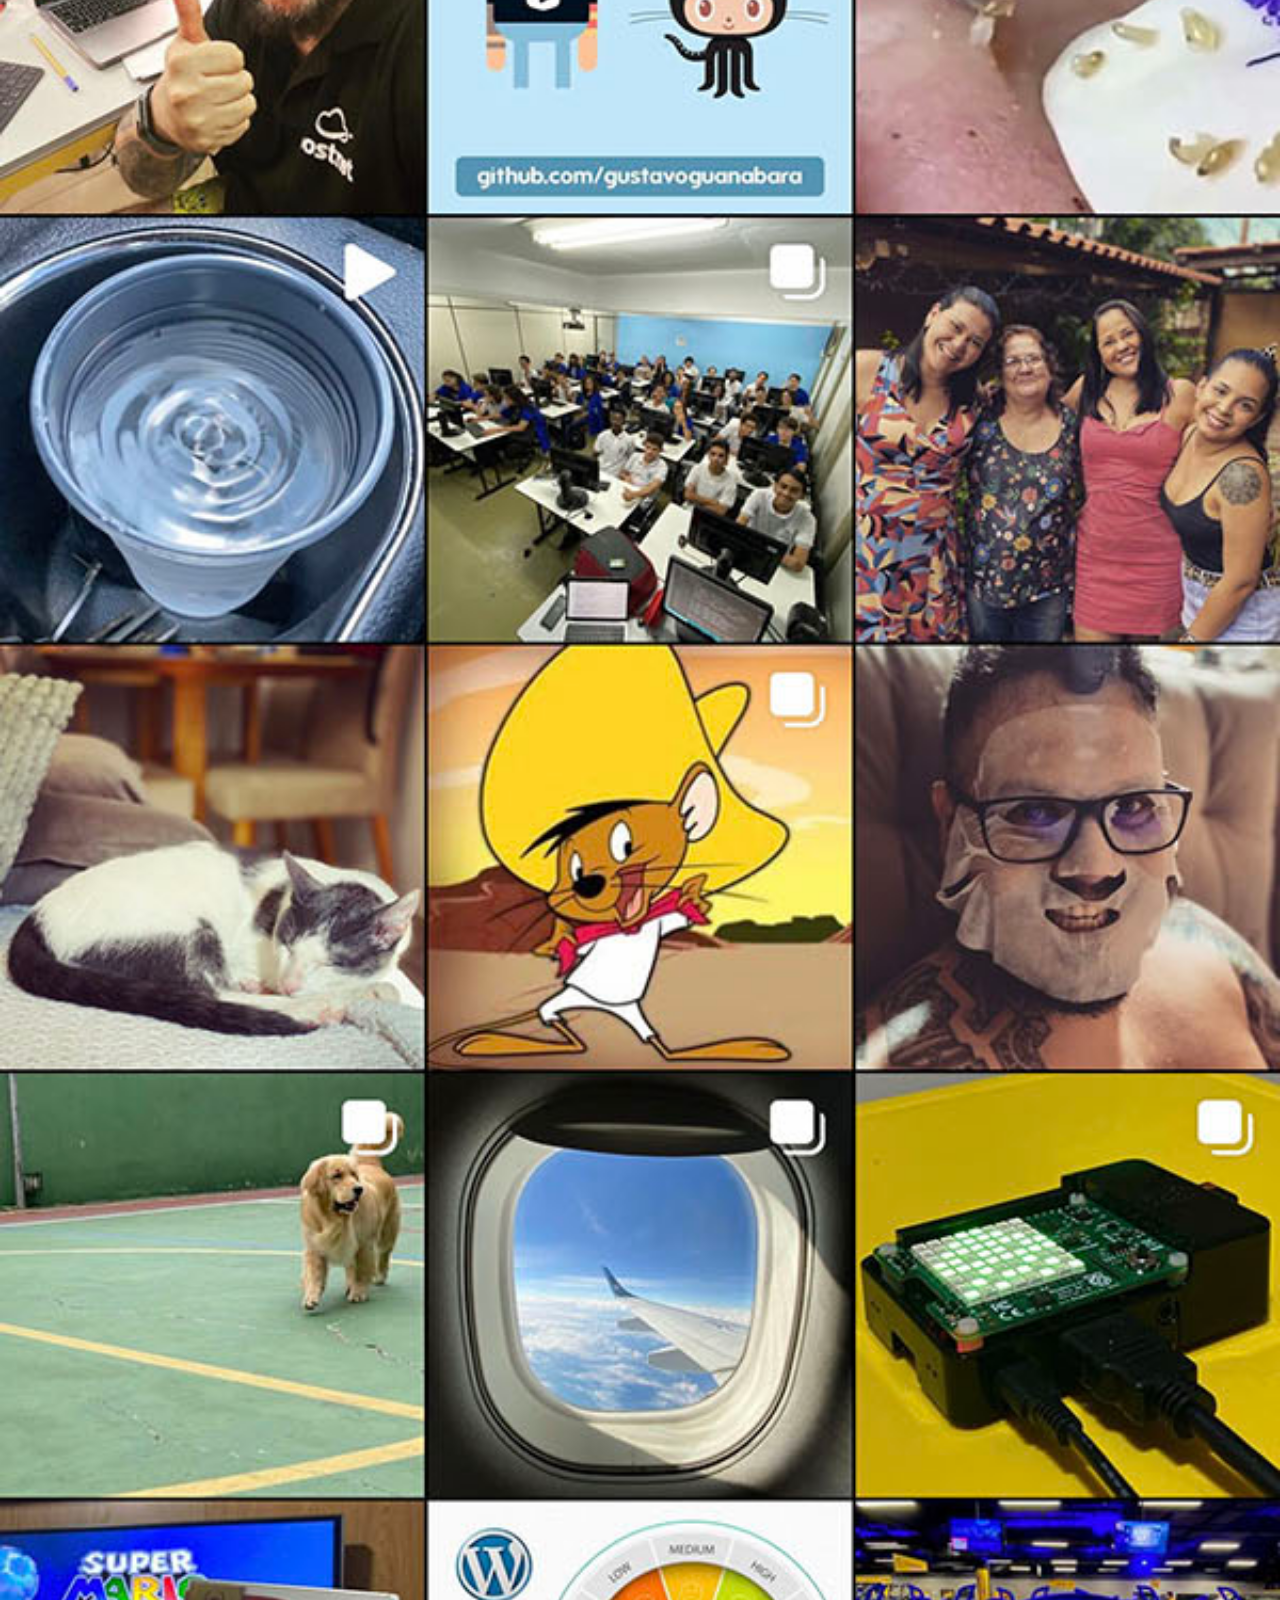
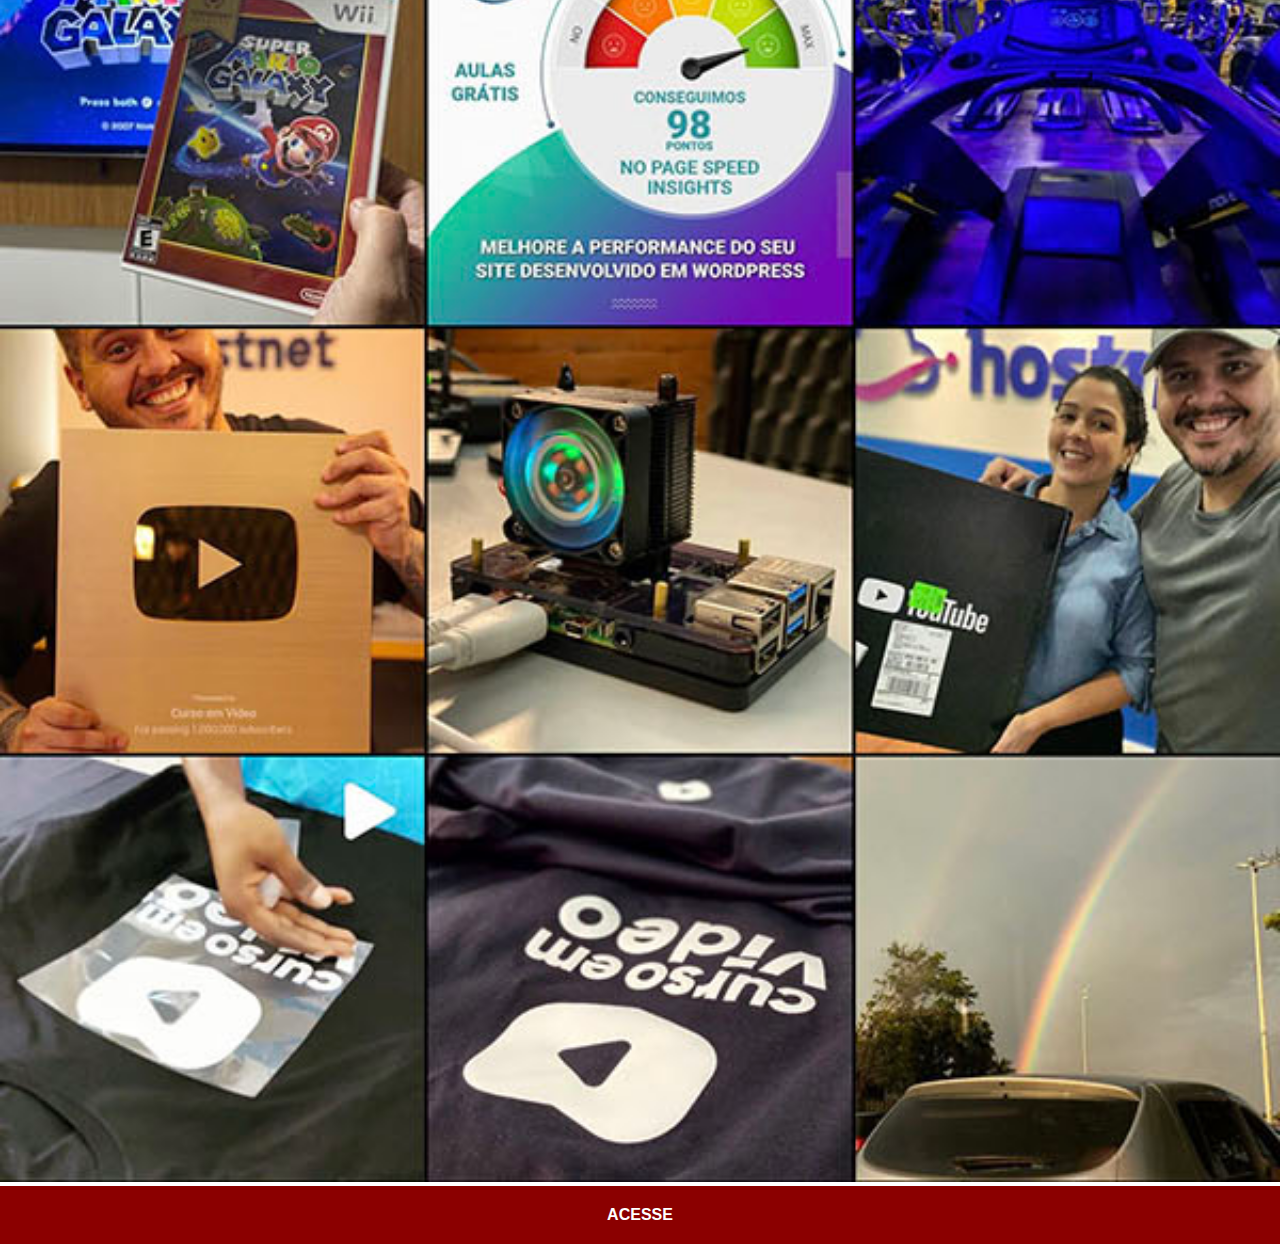
<file: instagram.html>
<!DOCTYPE html>
<html lang="pt-br">
<head>
    <meta charset="UTF-8">
    <meta http-equiv="X-UA-Compatible" content="IE=edge">
    <meta name="viewport" content="width=device-width, initial-scale=1.0">
    <title>Instagram</title>
    <link rel="stylesheet" href="estilos/social.css">
</head>
<body>
    <img src="imagens/tela-instagram.jpg" alt="Instagram">
    <a href="https://www.instagram.com/" target="_blank">ACESSE</a>
    
</body>
</html>
</file>
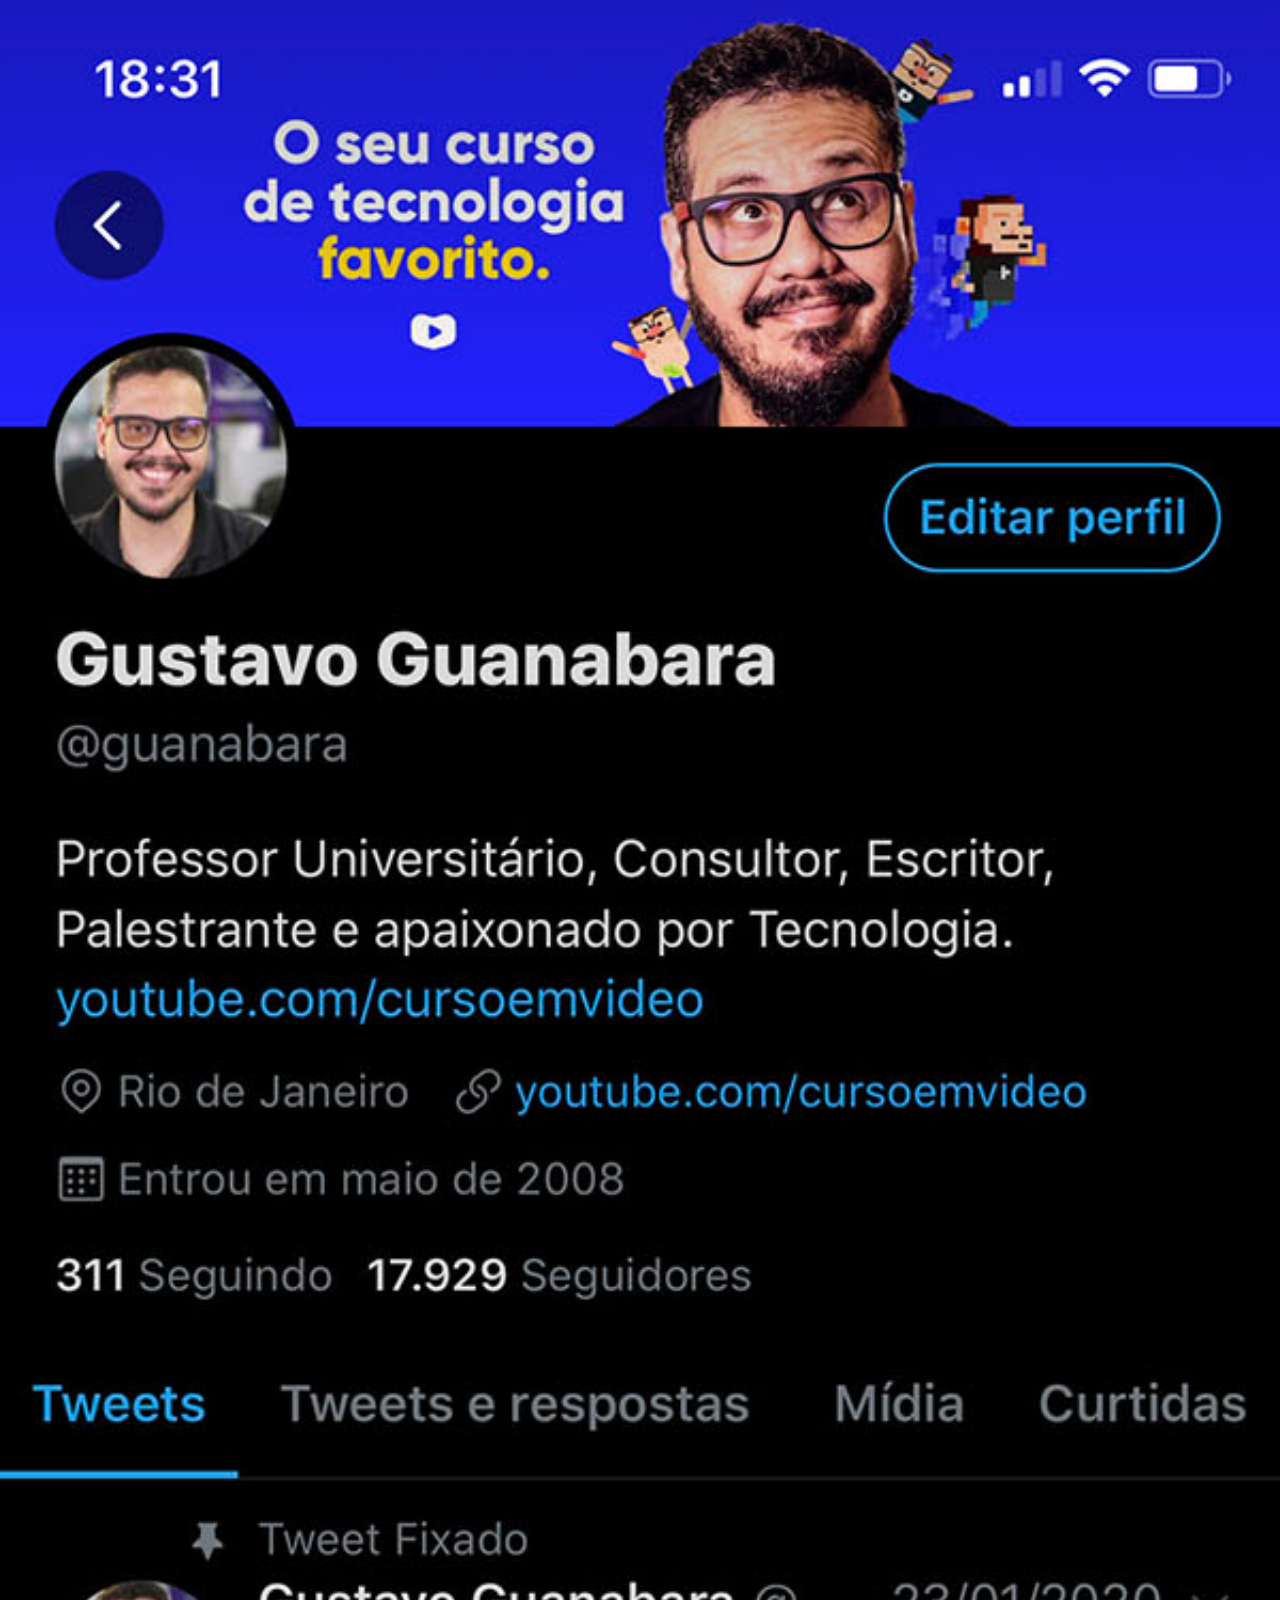
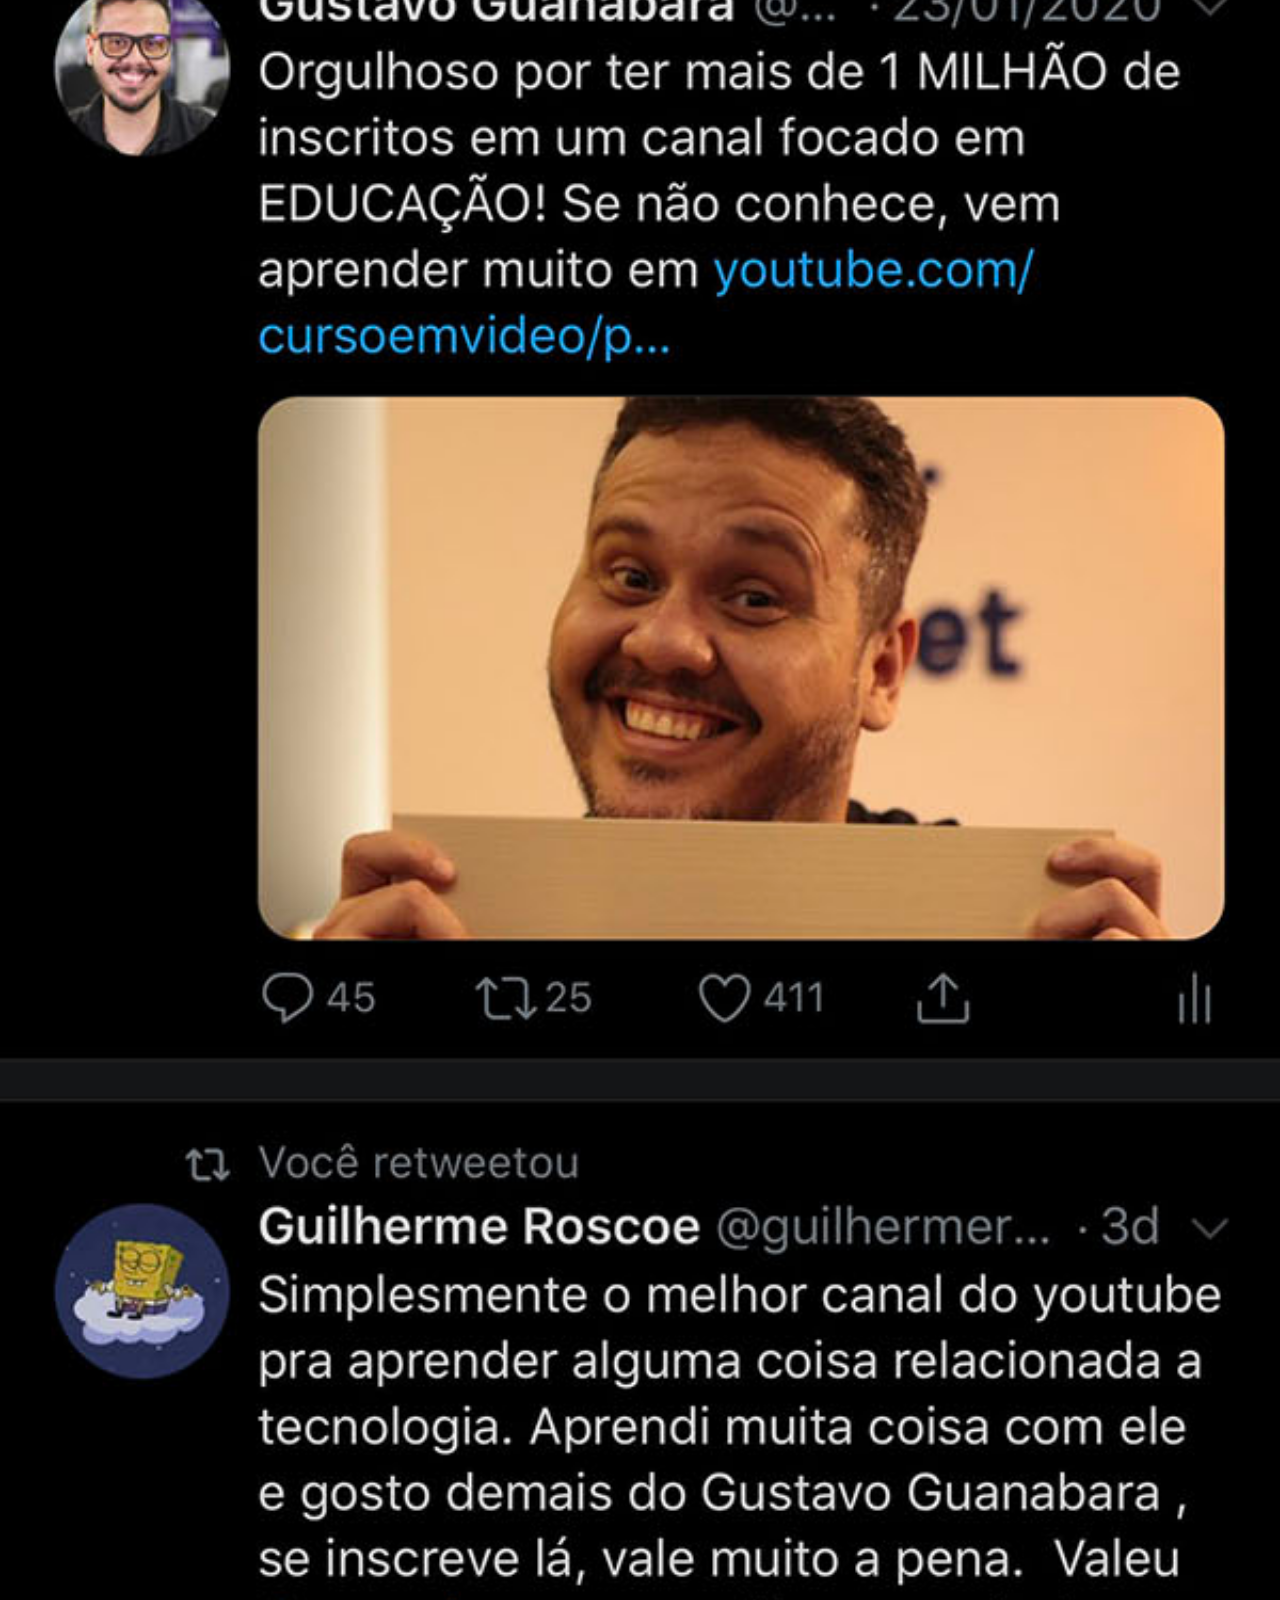
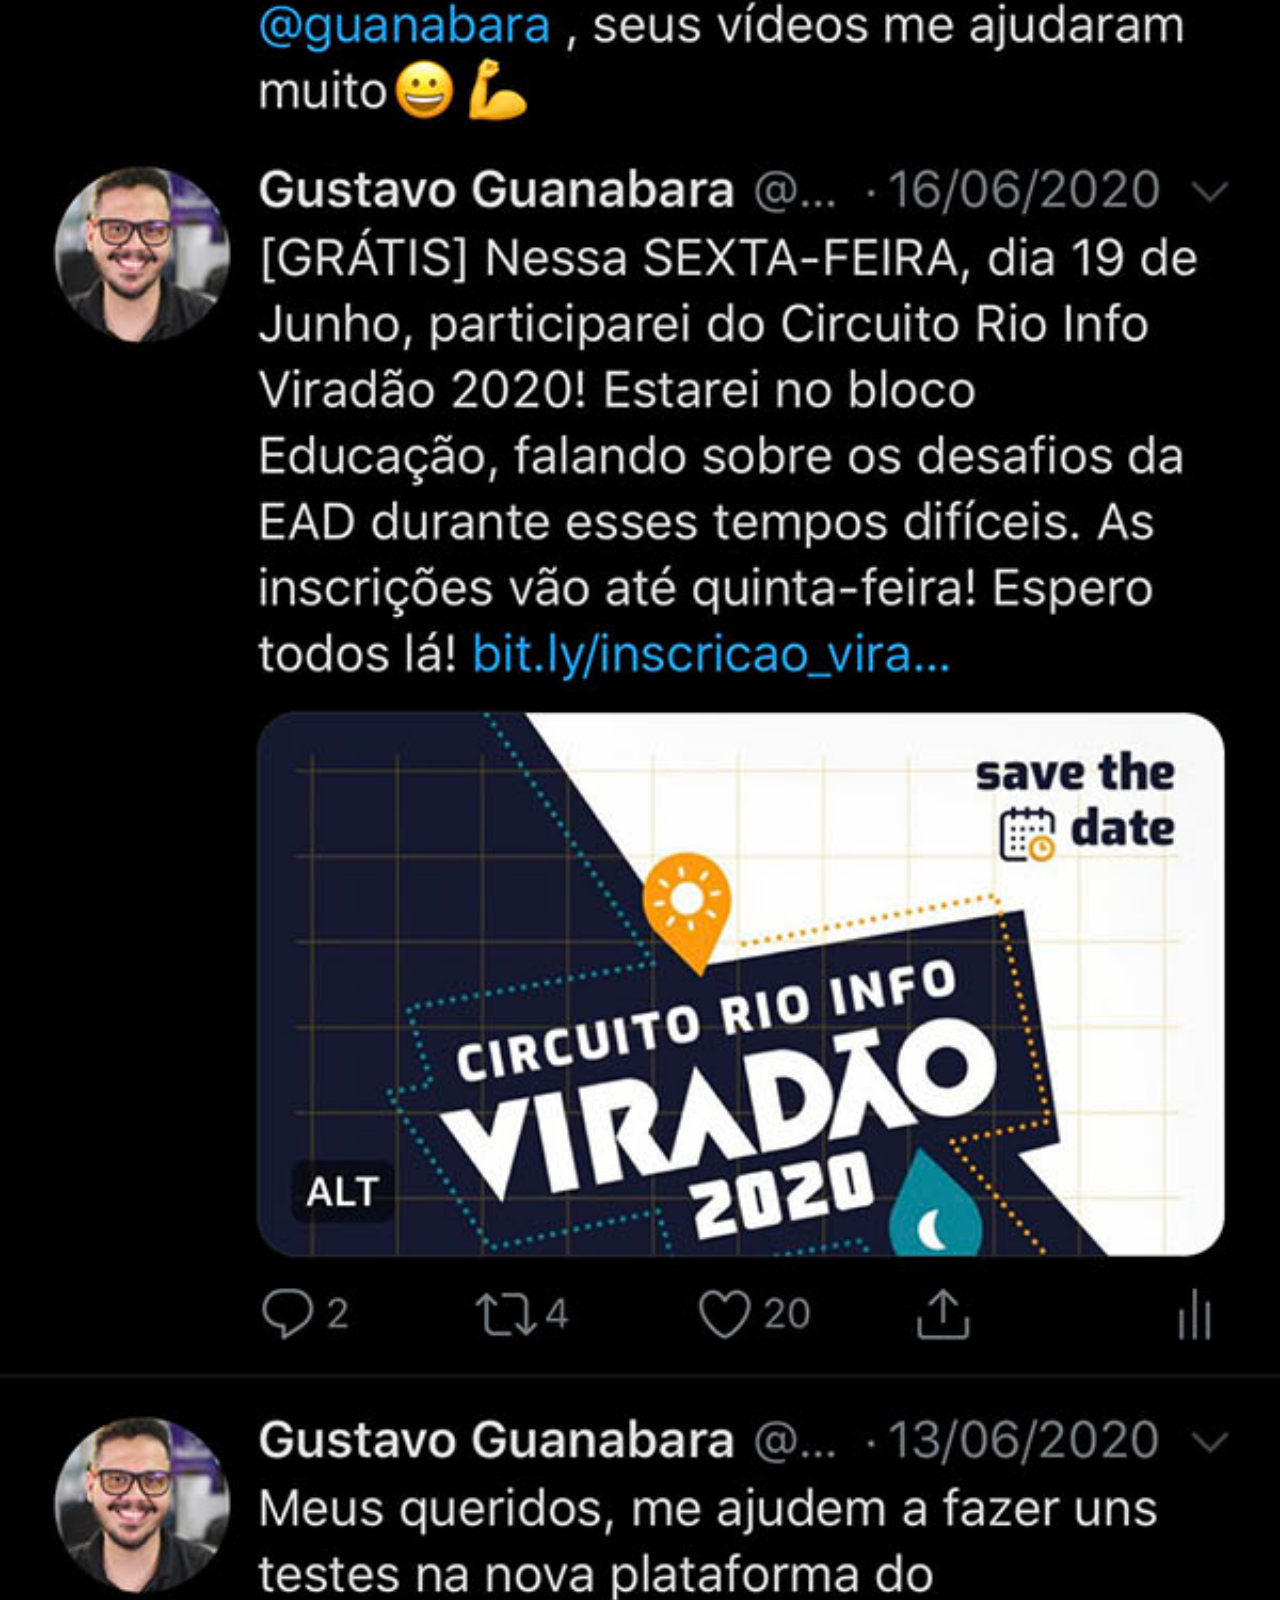
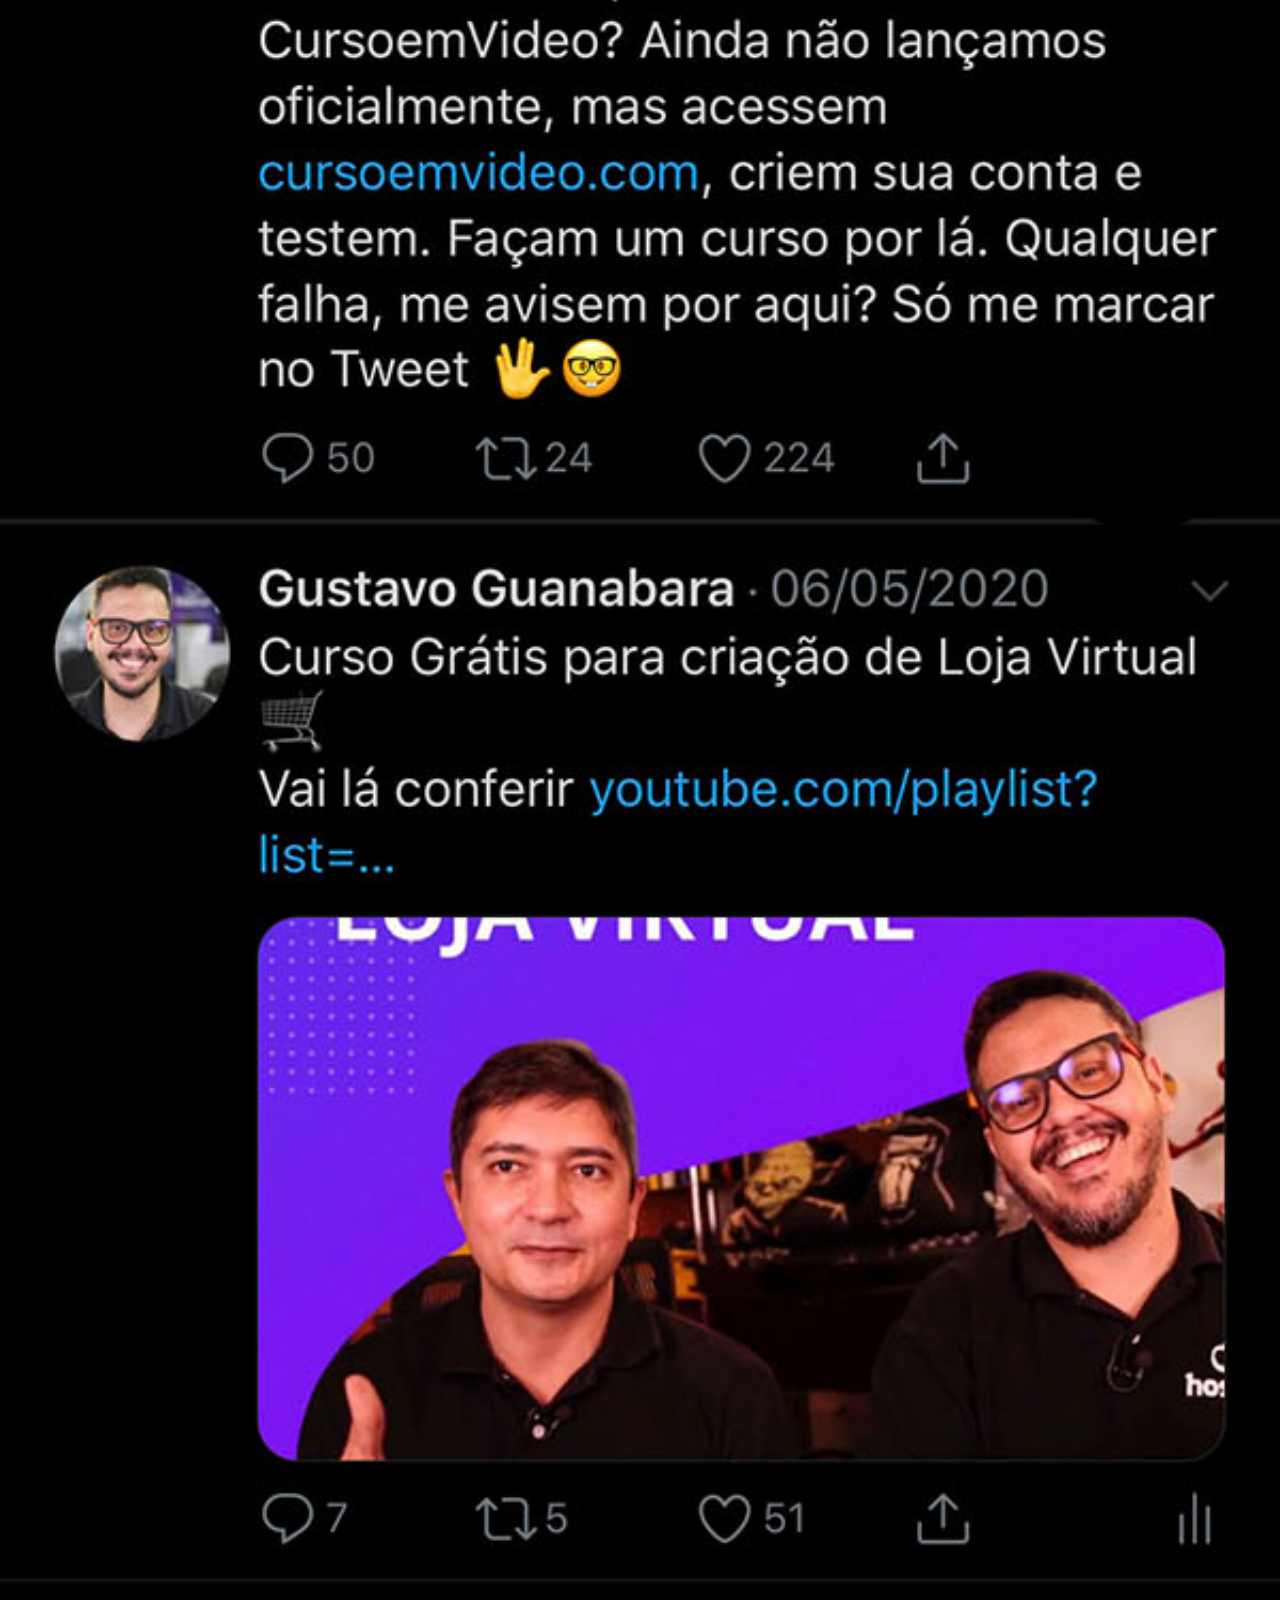
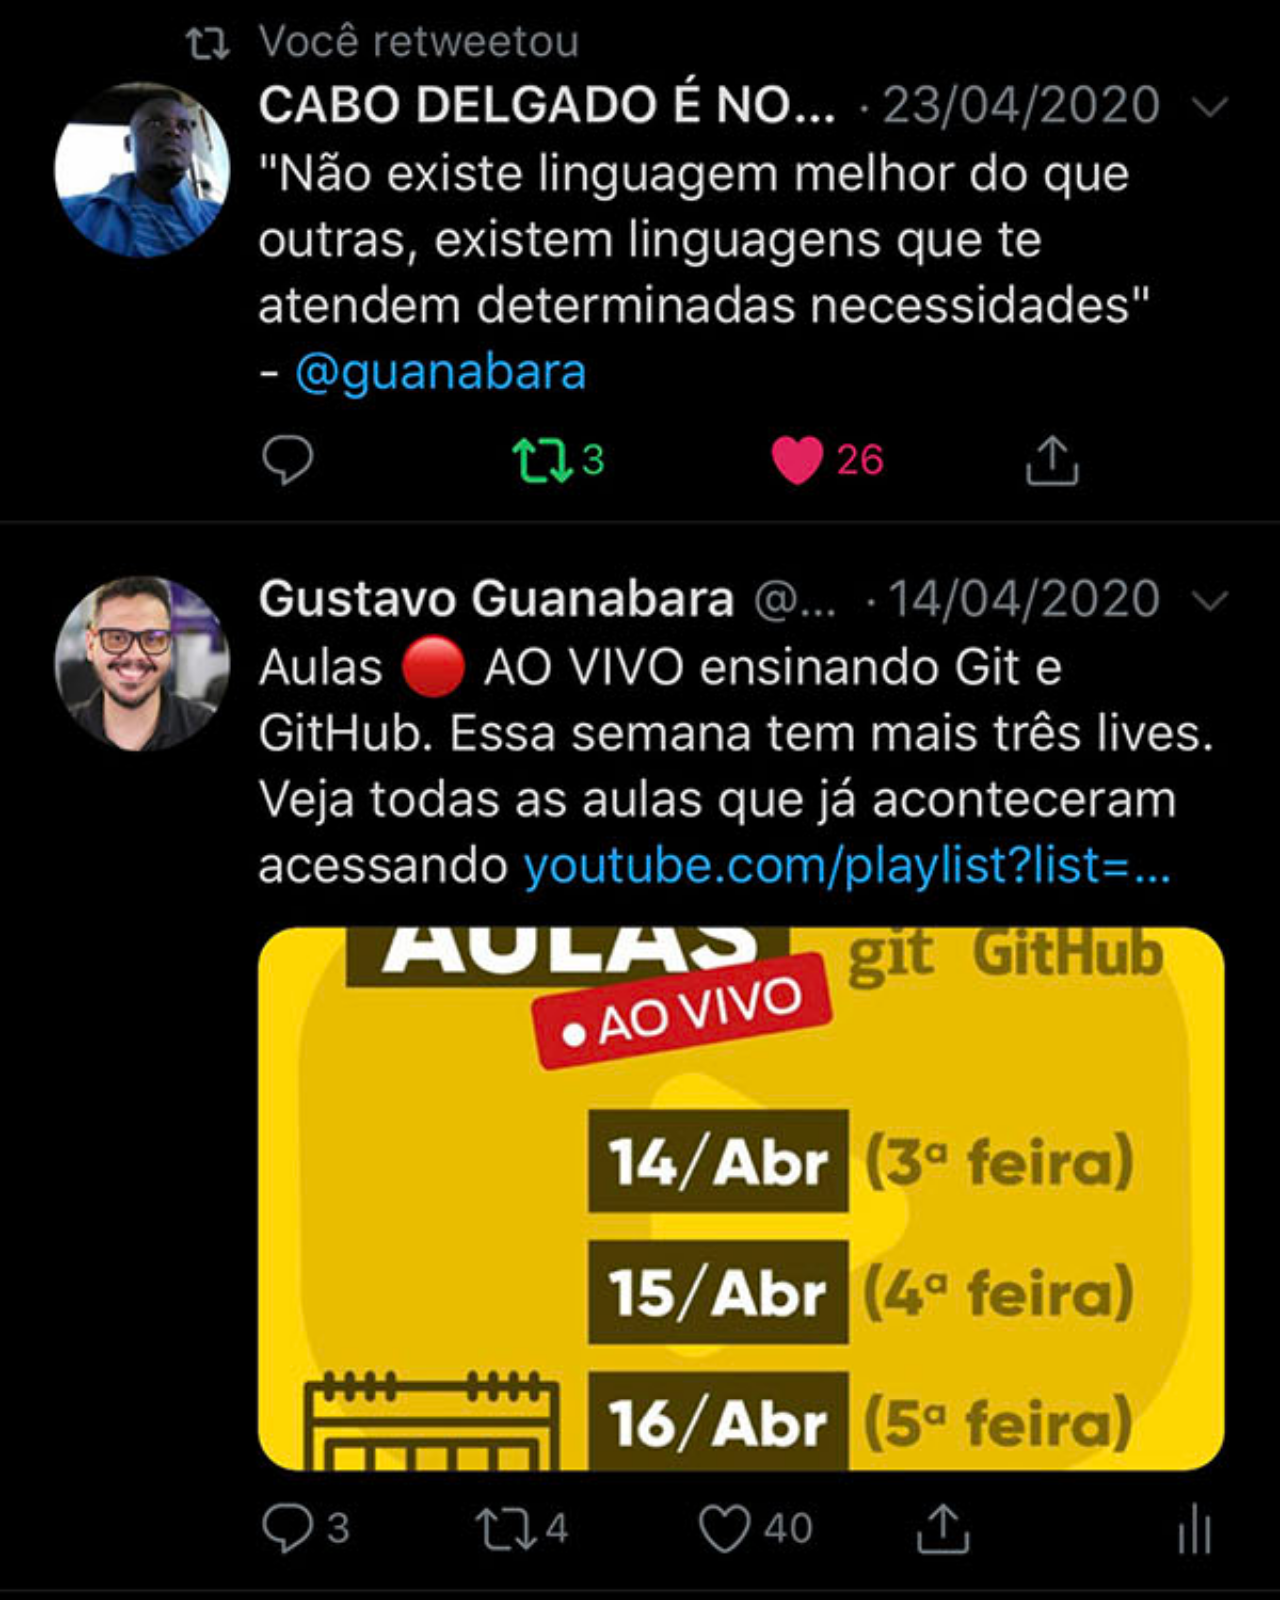
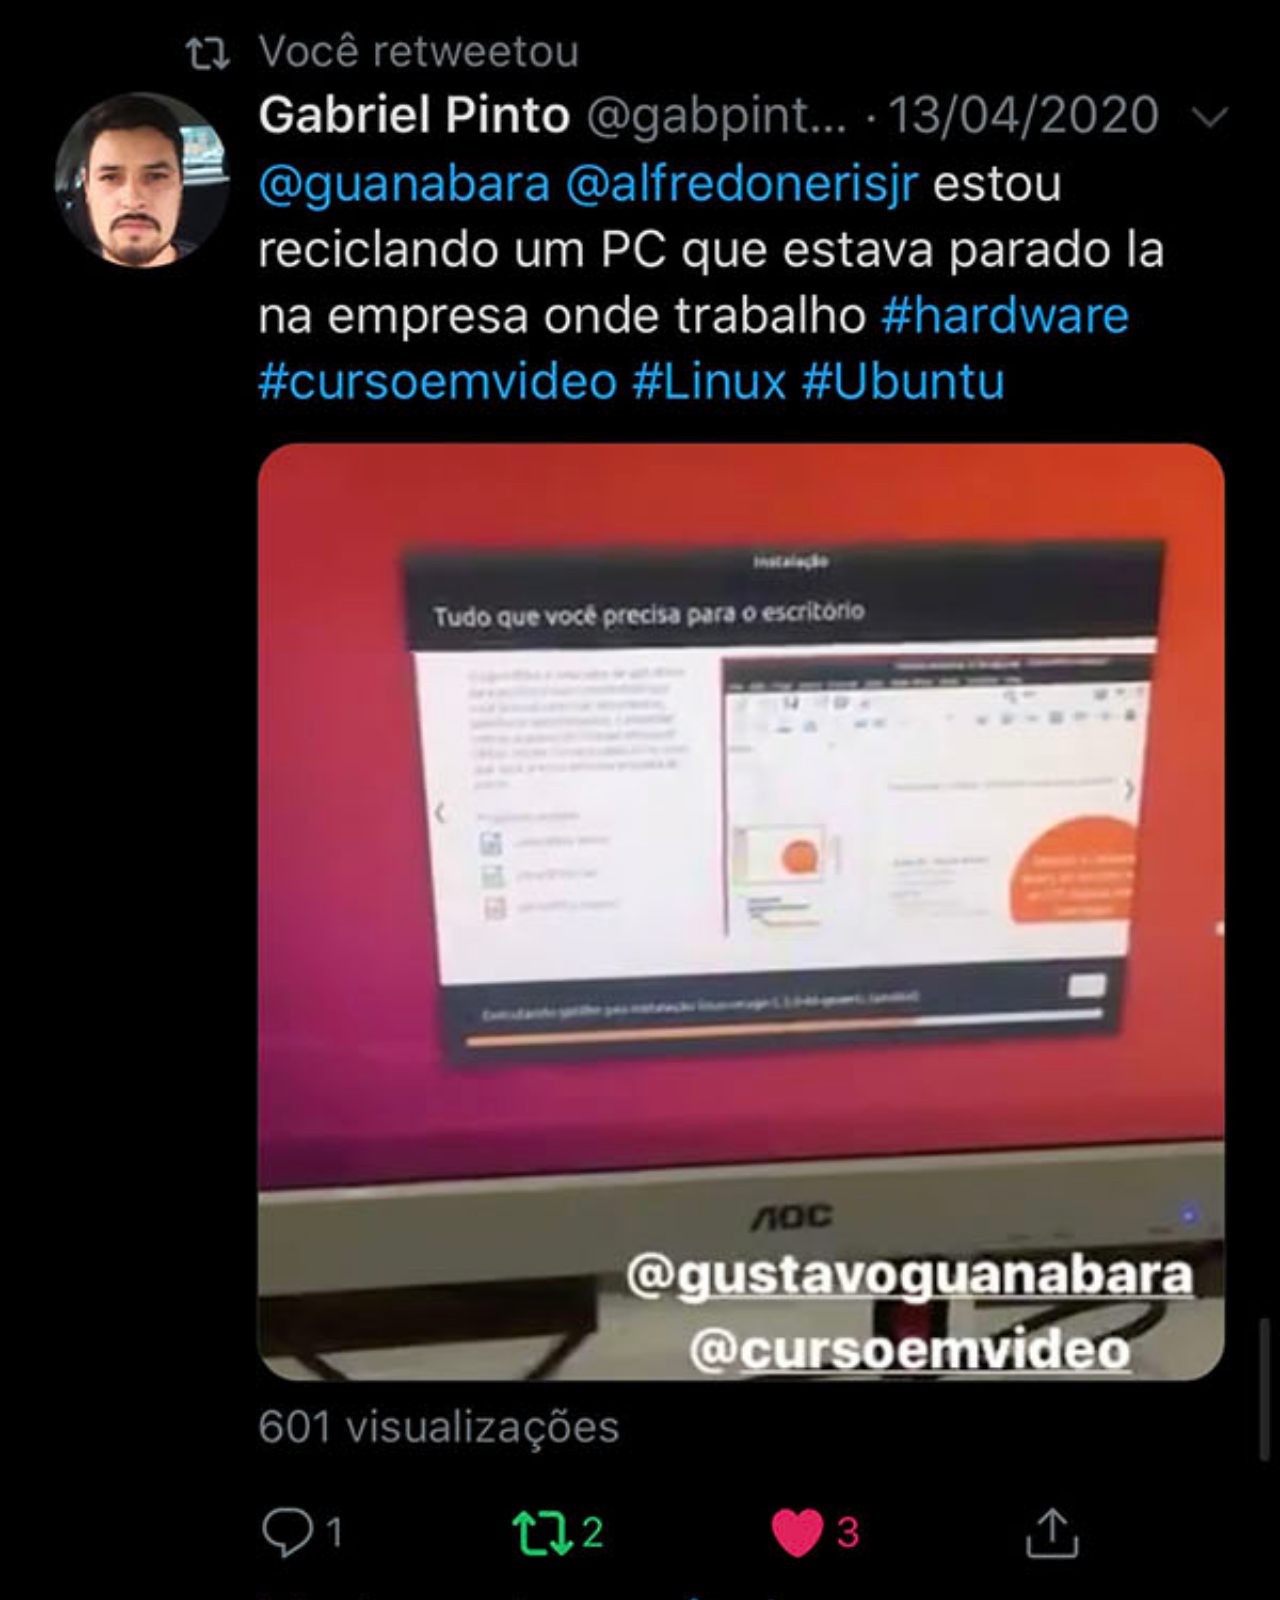
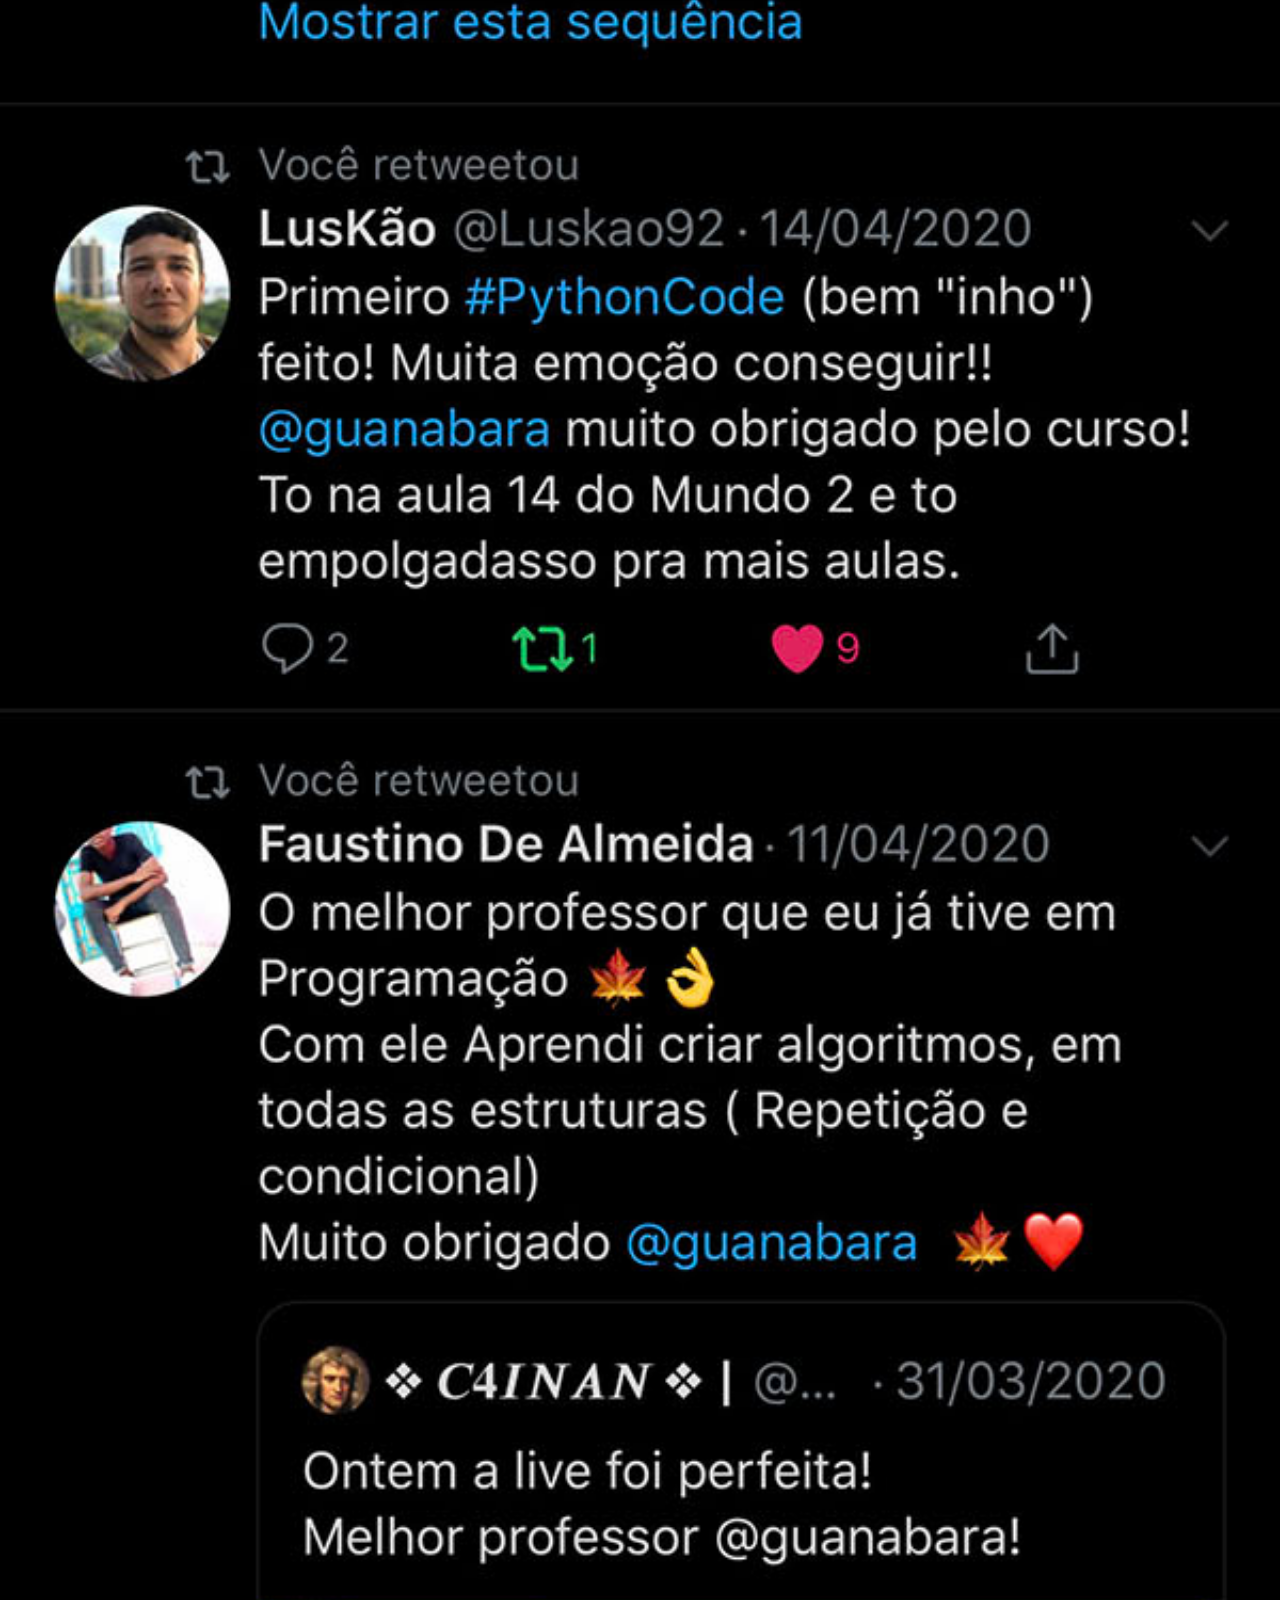
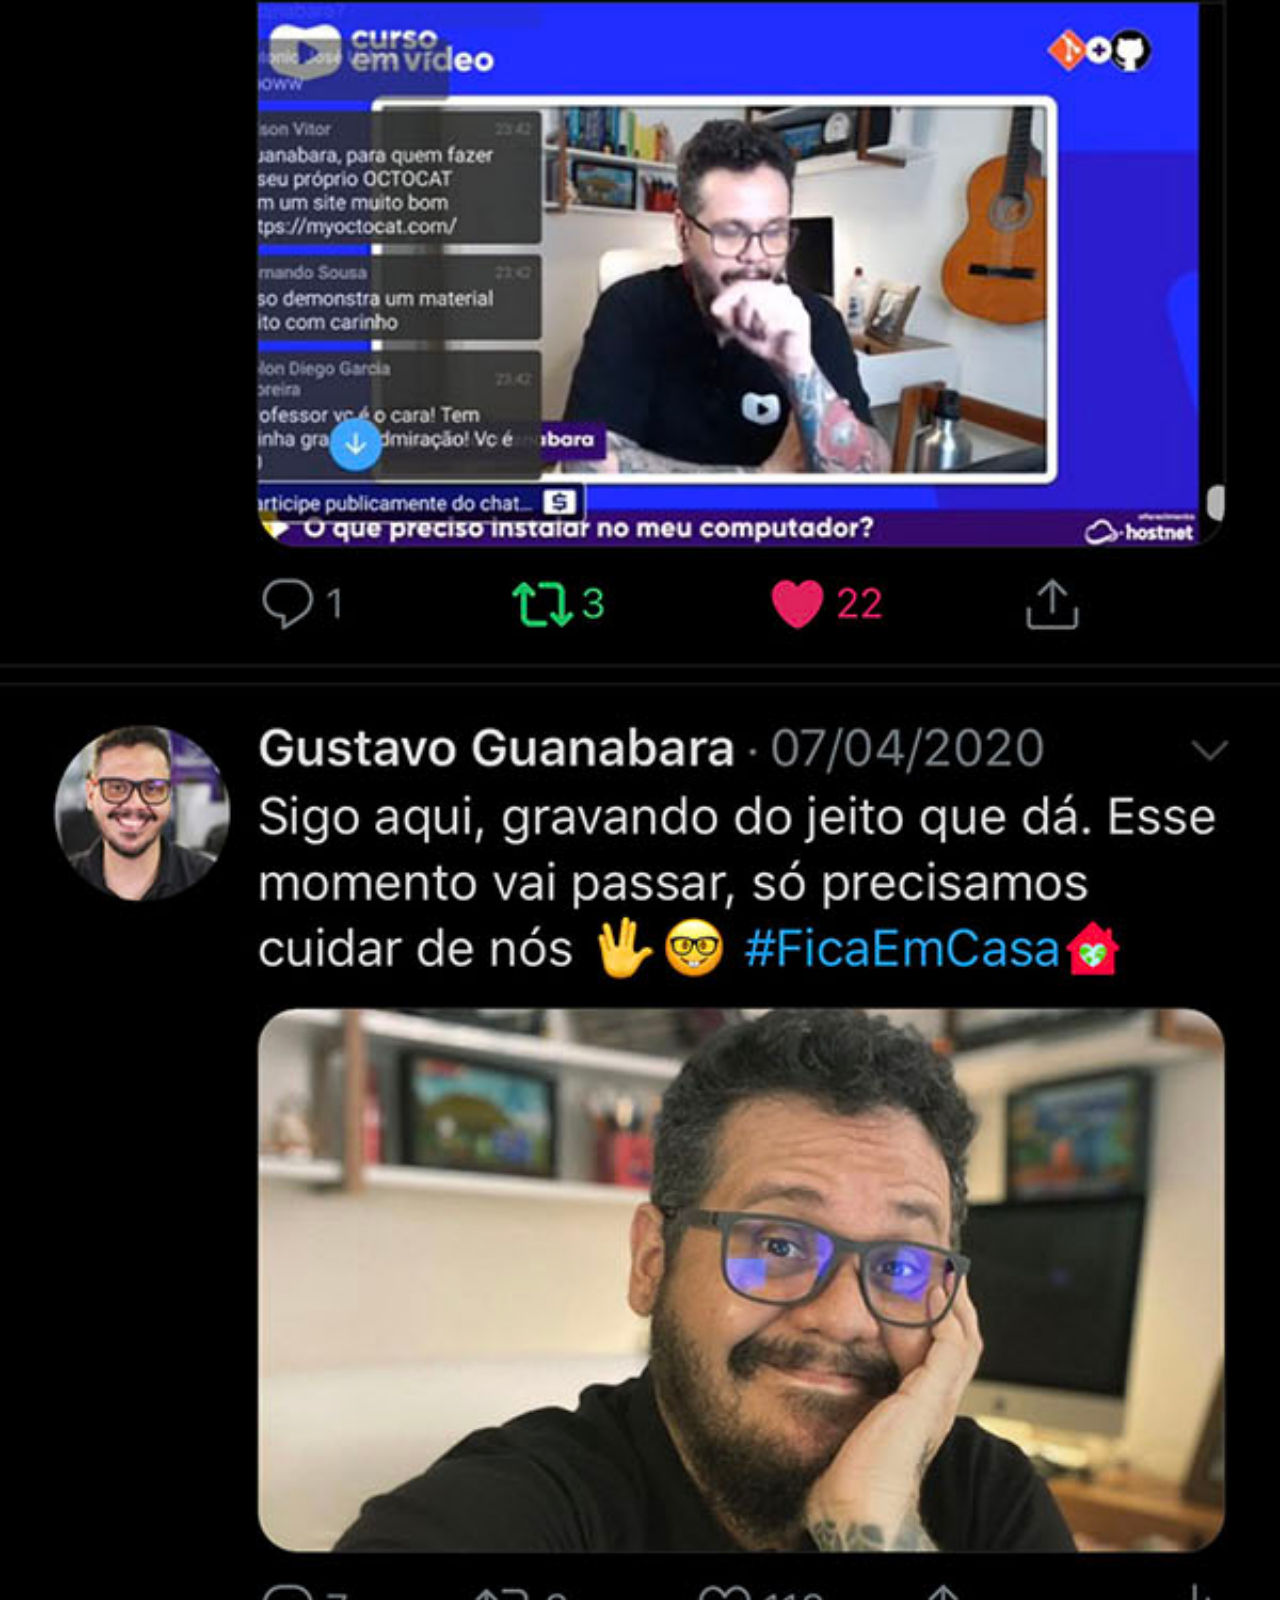
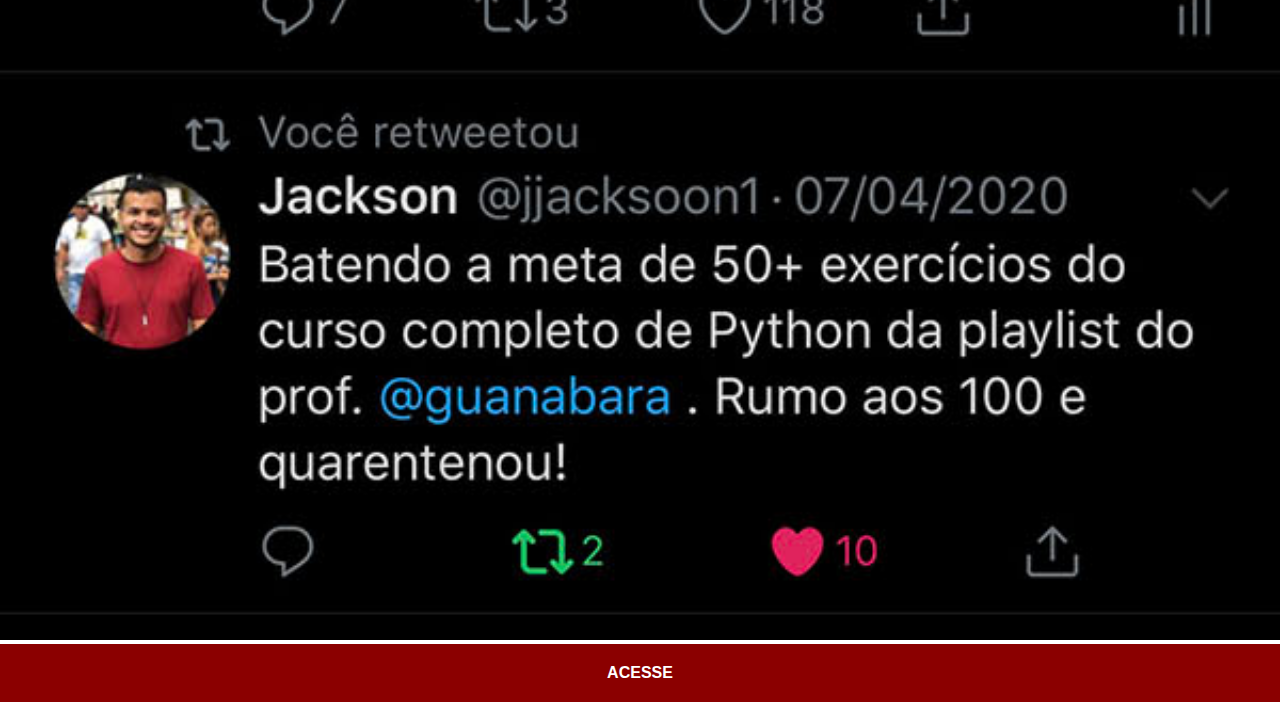
<file: twitter.html>
<!DOCTYPE html>
<html lang="pt-br">
<head>
    <meta charset="UTF-8">
    <meta http-equiv="X-UA-Compatible" content="IE=edge">
    <meta name="viewport" content="width=device-width, initial-scale=1.0">
    <title>Twitter</title>
    <link rel="stylesheet" href="estilos/social.css">
</head>
<body>
    <img src="imagens/tela-twitter.jpg" alt="Twitter">
    <a href="https://twitter.com" target="_blank">ACESSE</a>
    
</body>
</html>
</file>
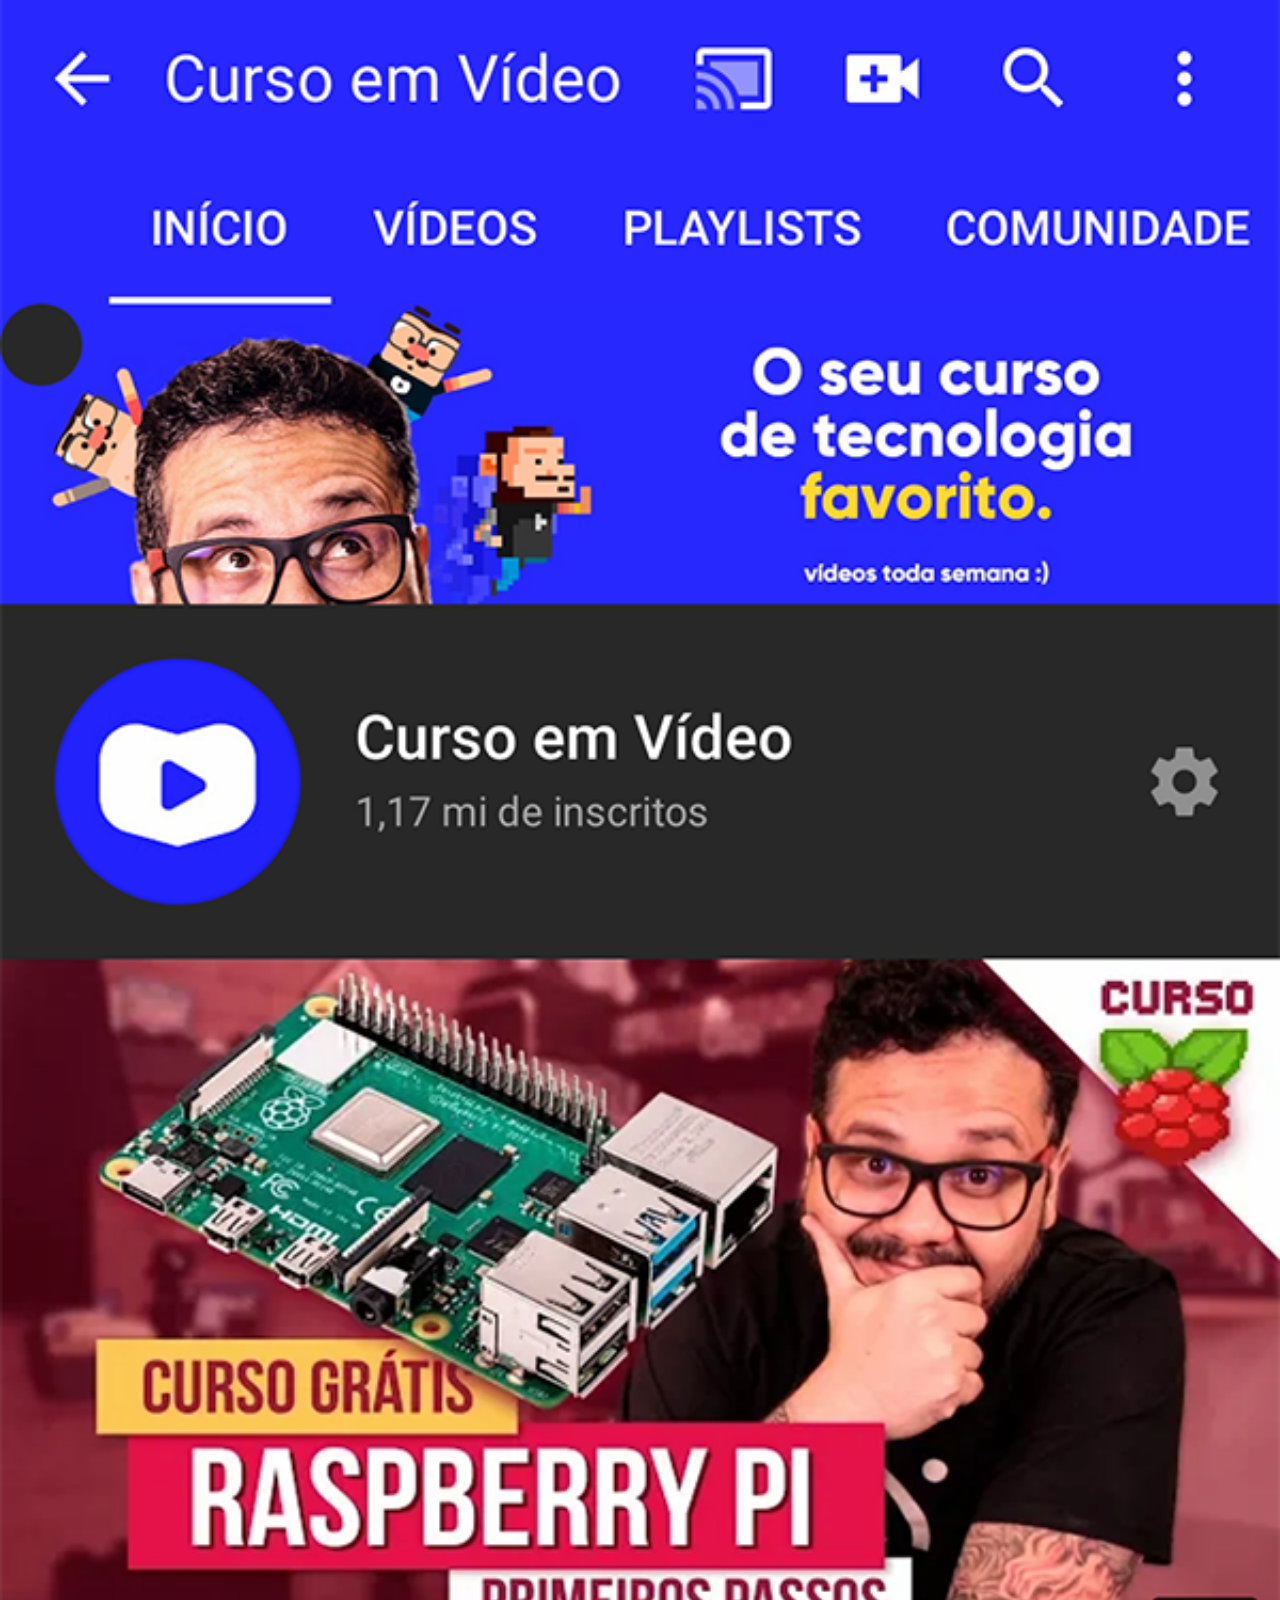
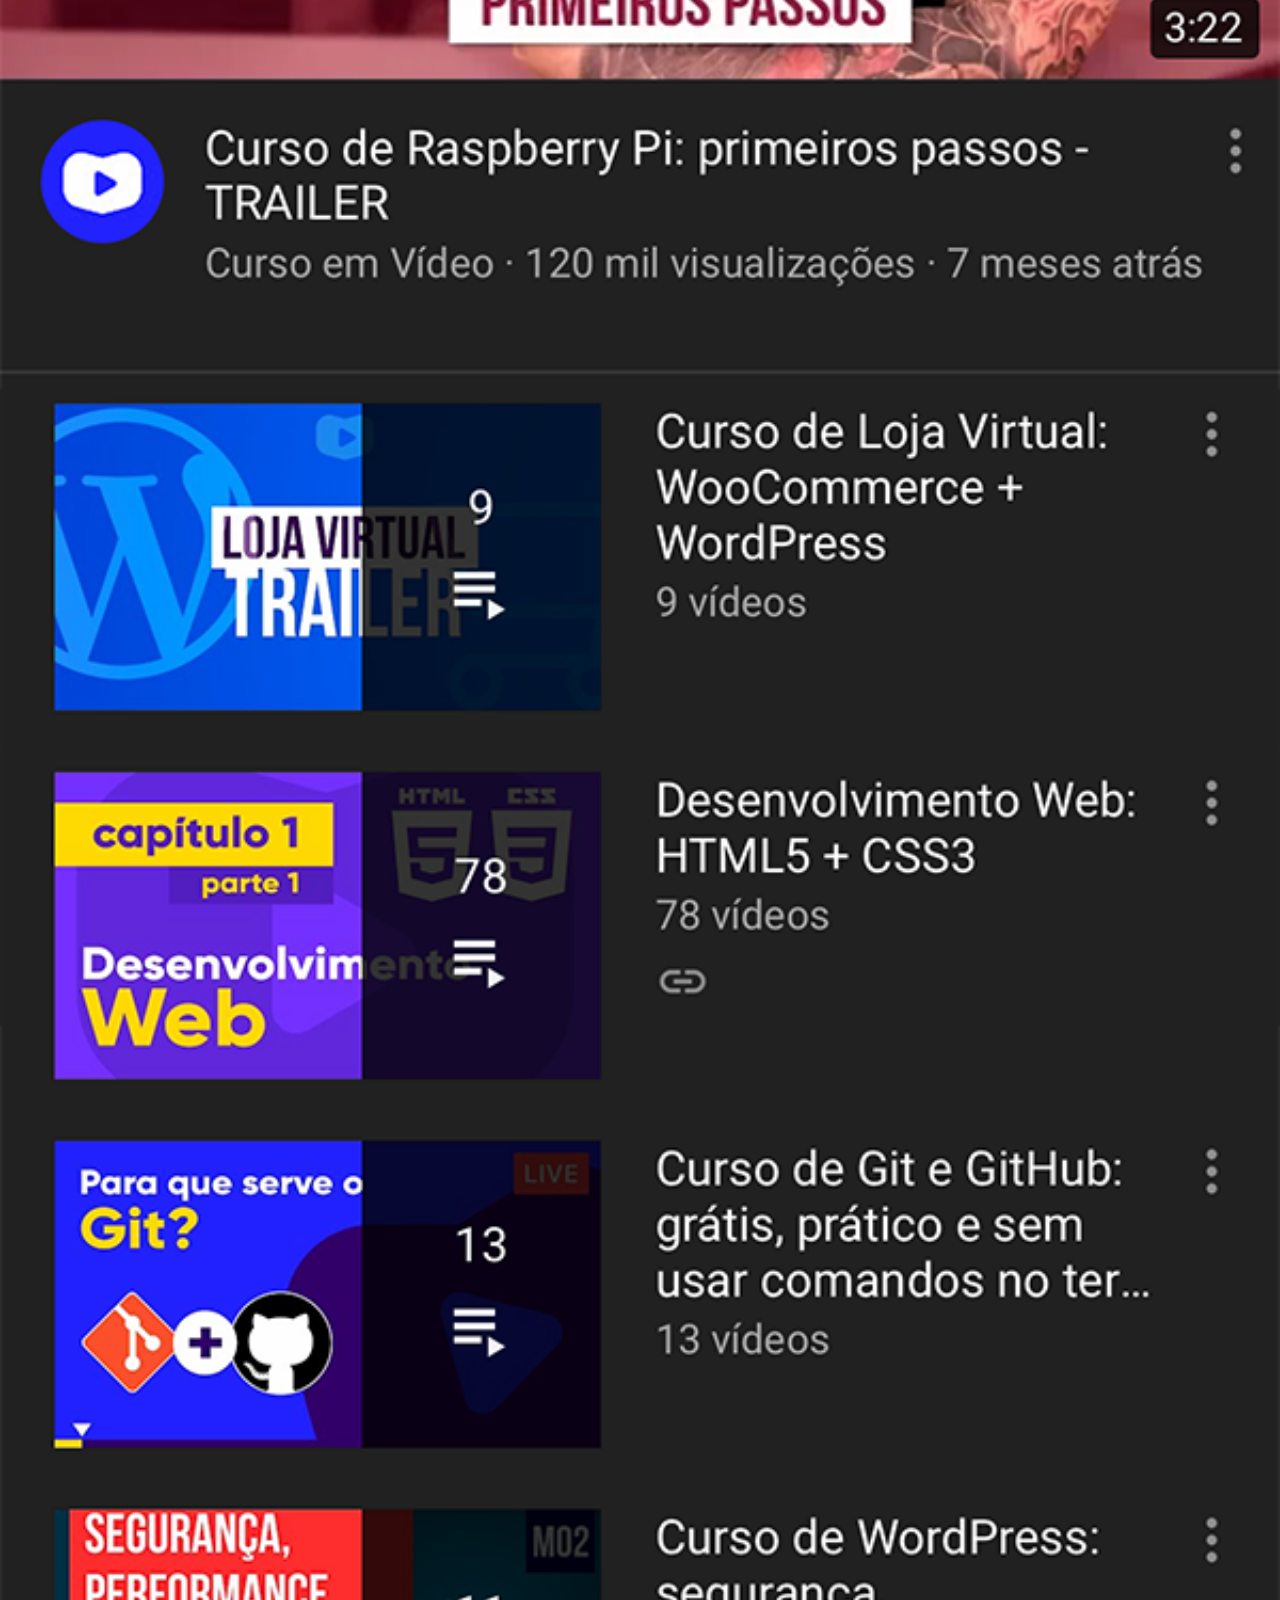
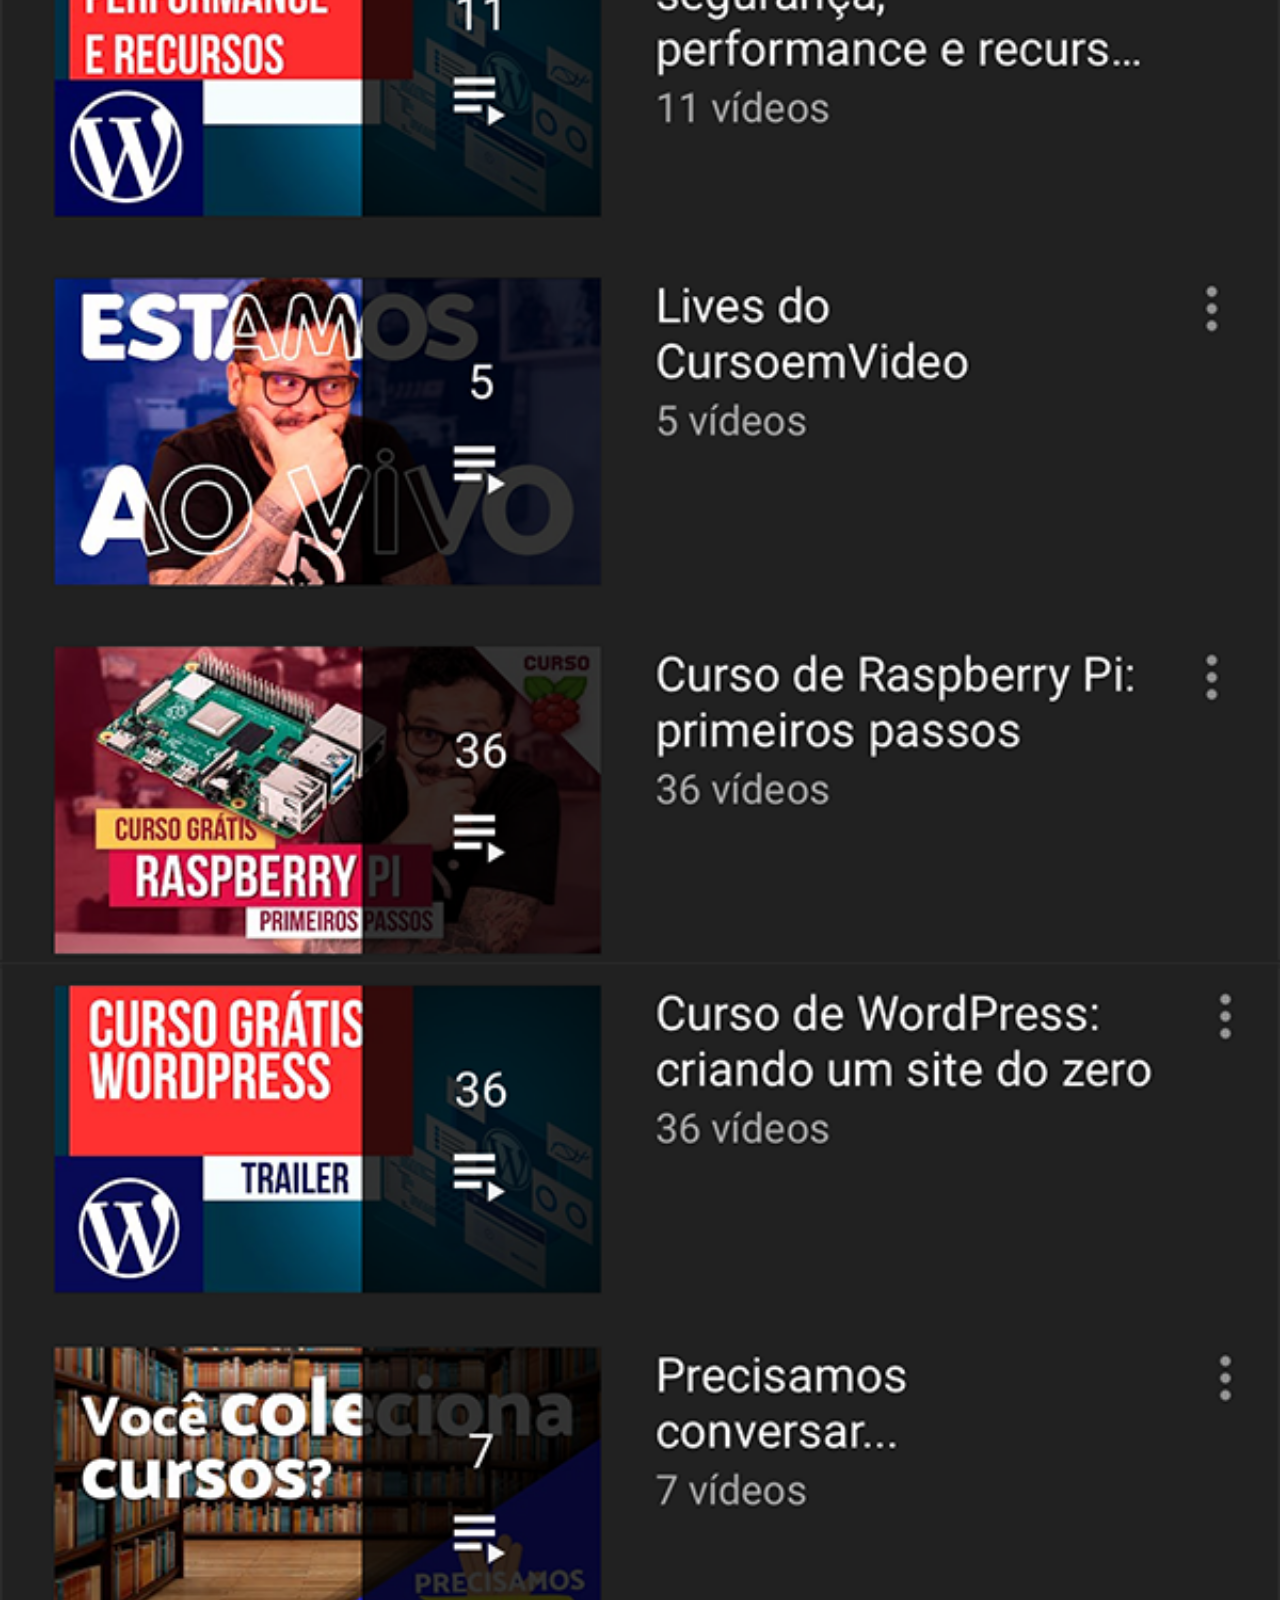
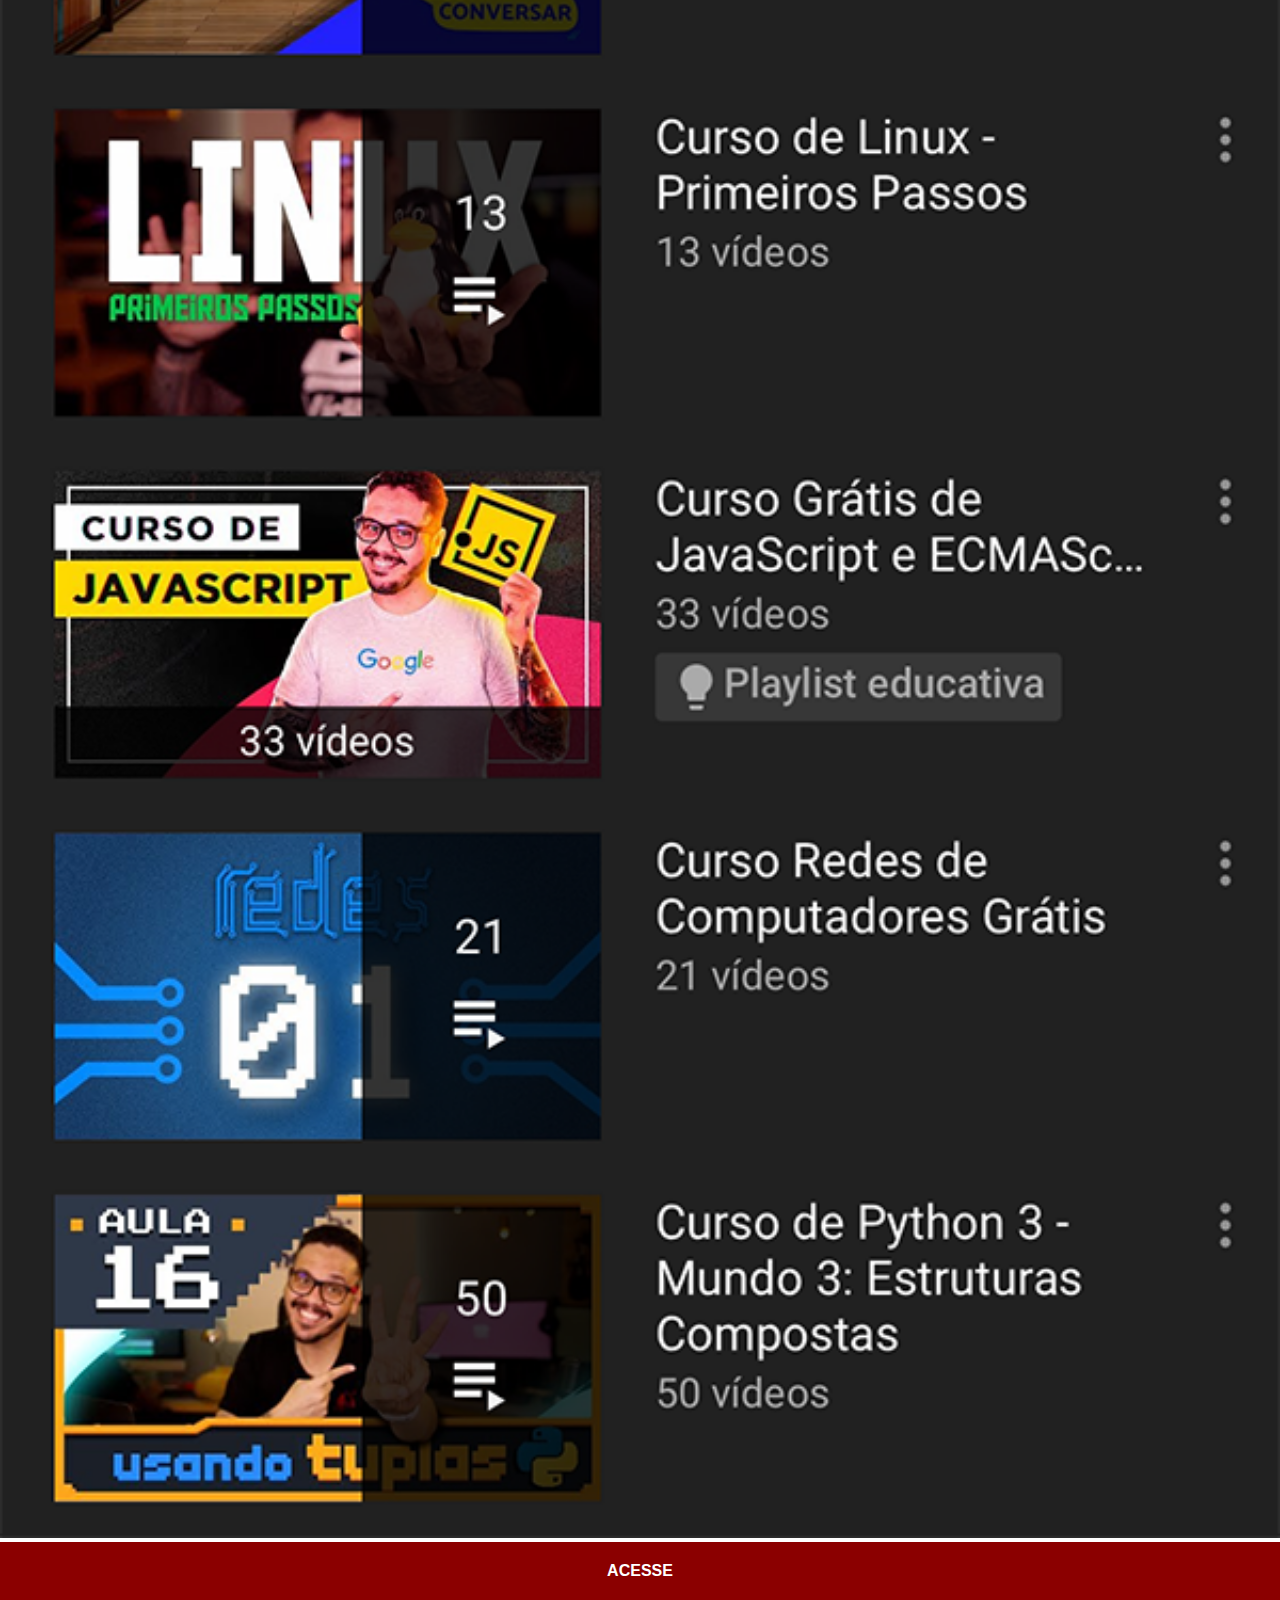
<file: youtube.html>
<!DOCTYPE html>
<html lang="pt-br">
<head>
    <meta charset="UTF-8">
    <meta http-equiv="X-UA-Compatible" content="IE=edge">
    <meta name="viewport" content="width=device-width, initial-scale=1.0">
    <title>Youtube</title>
    <link rel="stylesheet" href="estilos/social.css">
</head>
<body>
    <img src="imagens/tela-youtube.png" alt="Youtube">
    <a href="https://www.youtube.com/@CursoemVideo/playlists" target="_blank">ACESSE</a>
    
</body>
</html>
</file>
<file: estilos/style.css>
@charset "UTF-8";

*{
    margin: 0px;
    padding: 0px;
    font-family: Arial, Helvetica, sans-serif;
}

html, body{
    height: 100vh;
    width: 100vw;
    background-color: black;
    
}

main{
    height: 100vh;
    position: relative;

}
body{
    background: url(../imagens/fundo-madeira.jpg) no-repeat top center;
    background-size: cover;
    background-attachment: fixed;

}
section#telefone{
    background: url(../imagens/frame-iphone.png);
    background-repeat: no-repeat;
    height: 626px;
    width: 311px;
    position: absolute;
    top: 50%;
    left: 50%;
    transform: translate(-50%,-50%);
}
iframe#tela{
    position: relative;
    top: 81px;
    left: 22px;
    height: 469px;
    width: 267px;
}
section#redes-sociais {
    text-align: right;
}
section#redes-sociais img{
    width:50px;
    margin: 10px;
    border-radius: 50%;
    box-shadow: 2px 2px 5px rgba(0, 0, 0, 0.400);
    box-sizing: border-box;
    
}
section#redes-sociais img:hover{
    border: 2px solid rgba(255, 255, 255, 0.788);
    transform:translate(-3px, -3px);
    box-shadow: 5px 5px 10px rgba(0, 0, 0, 0.616);
    transition: transform .2s, border .3s;
}
</file>
<file: estilos/social.css>
@charset "UTF-8";
*{
    margin: 0;
    padding: 0;
    font-family: Arial, Helvetica, sans-serif;
}
::-webkit-scrollbar{
    width: 0px;
    height: 0px;
}
img{
    width: 100vw;
}
a {
    display: block;
    background-color: darkred;
    color: white;
    padding: 20px;
    text-align: center;
    font-weight: bolder;
    text-decoration: none;
}

a:hover{
    background-color: red;
}
</file>
